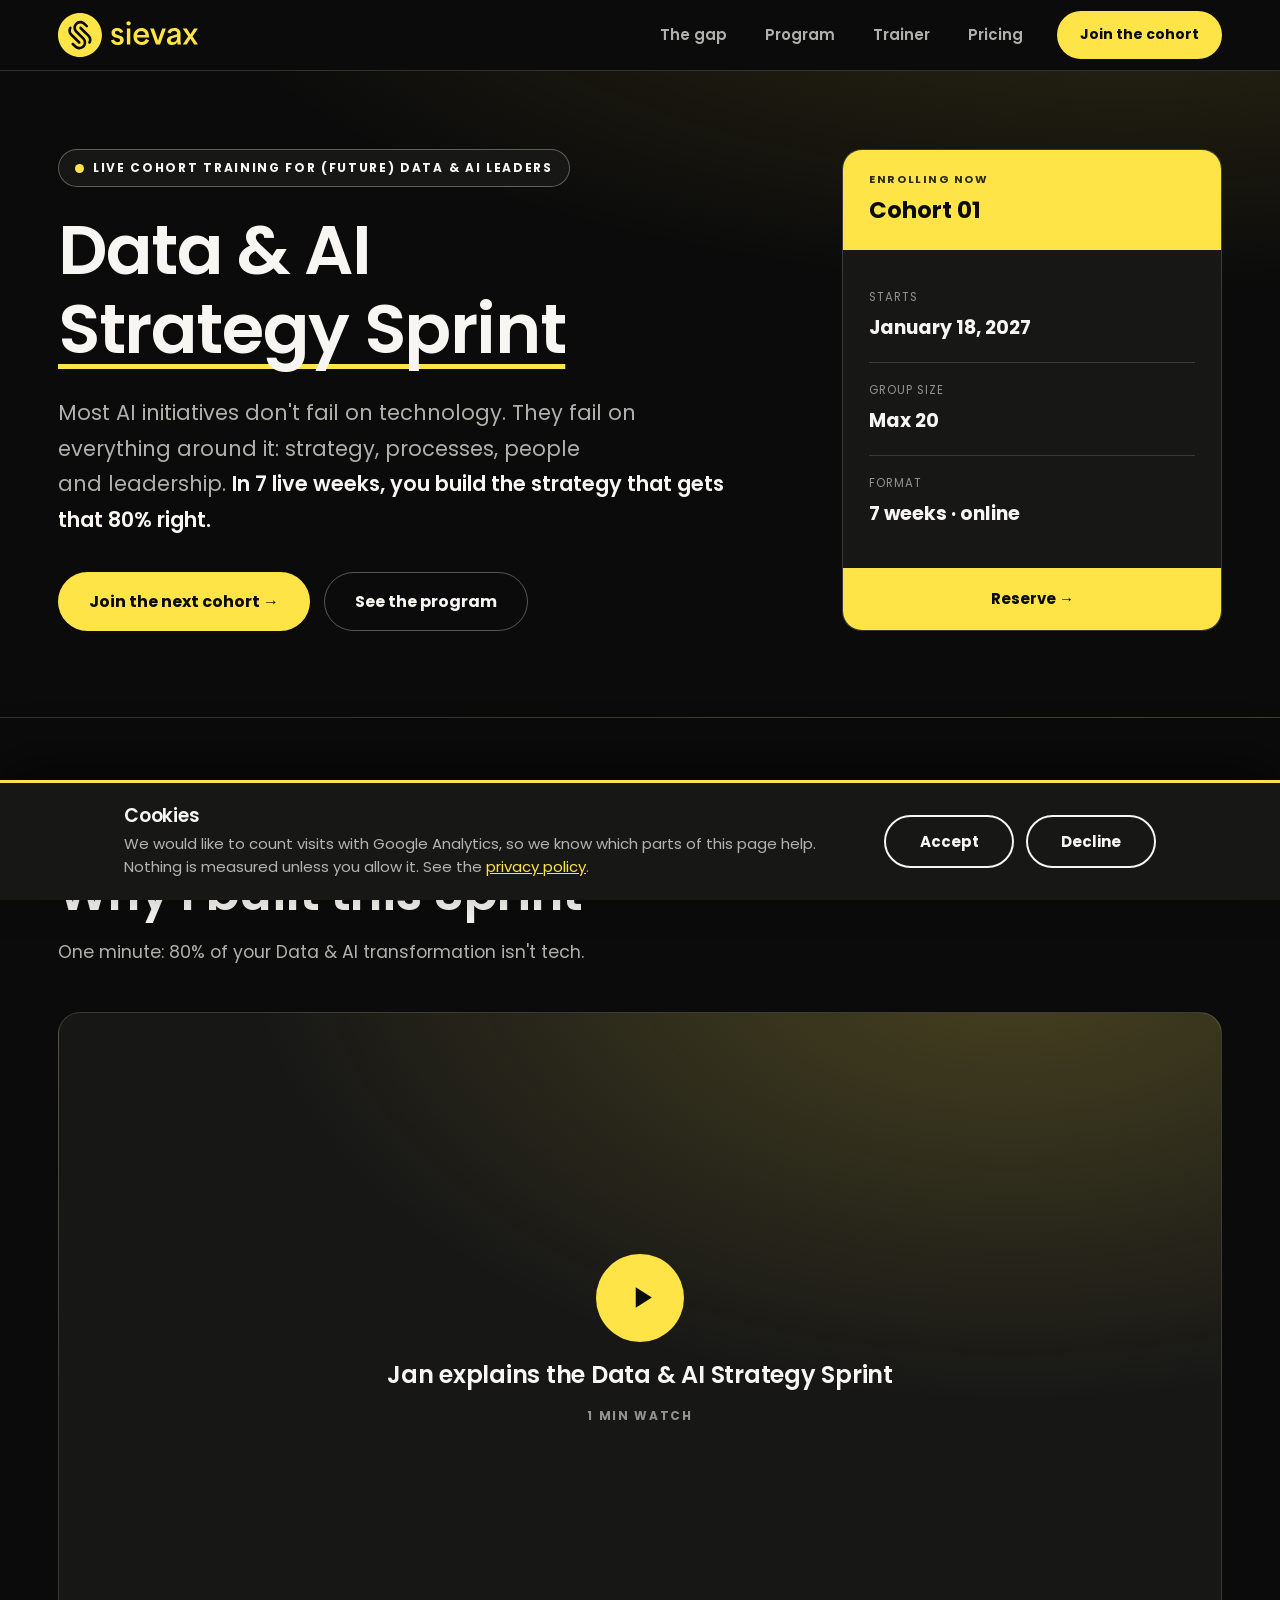
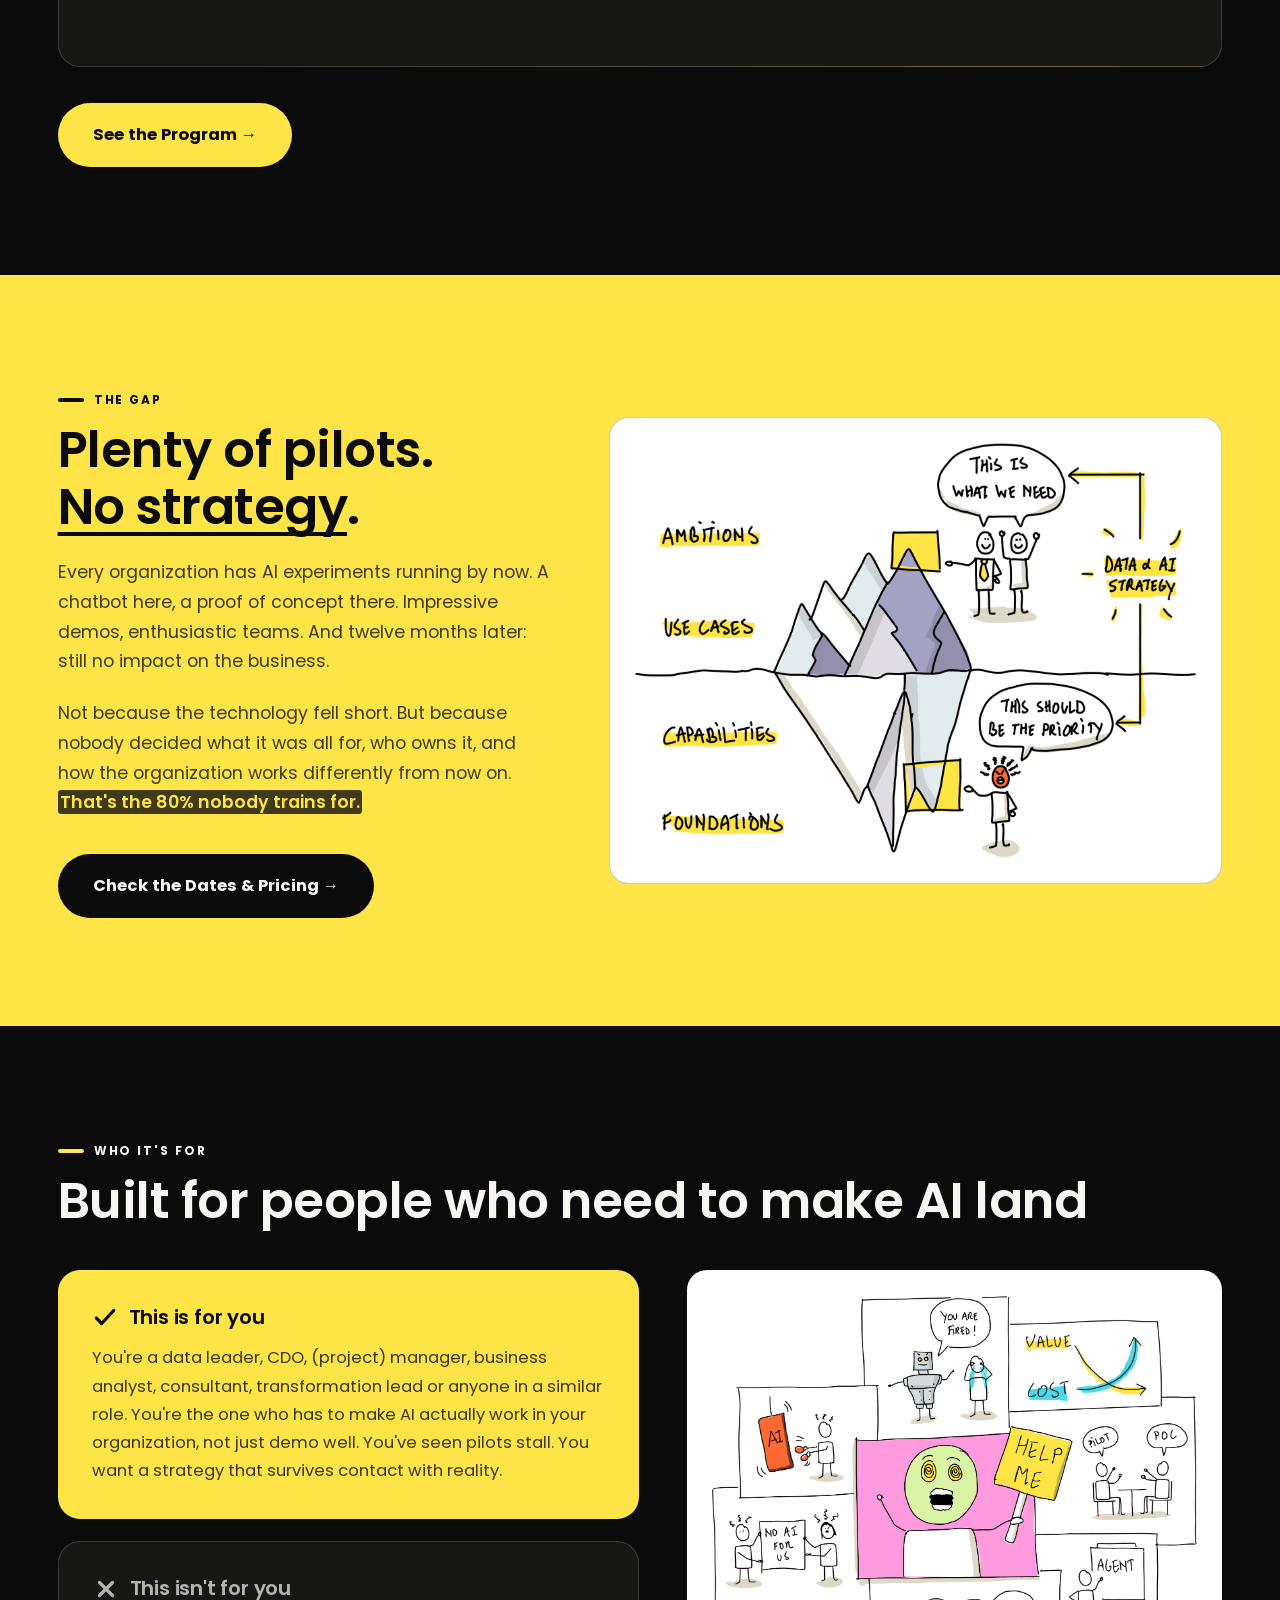
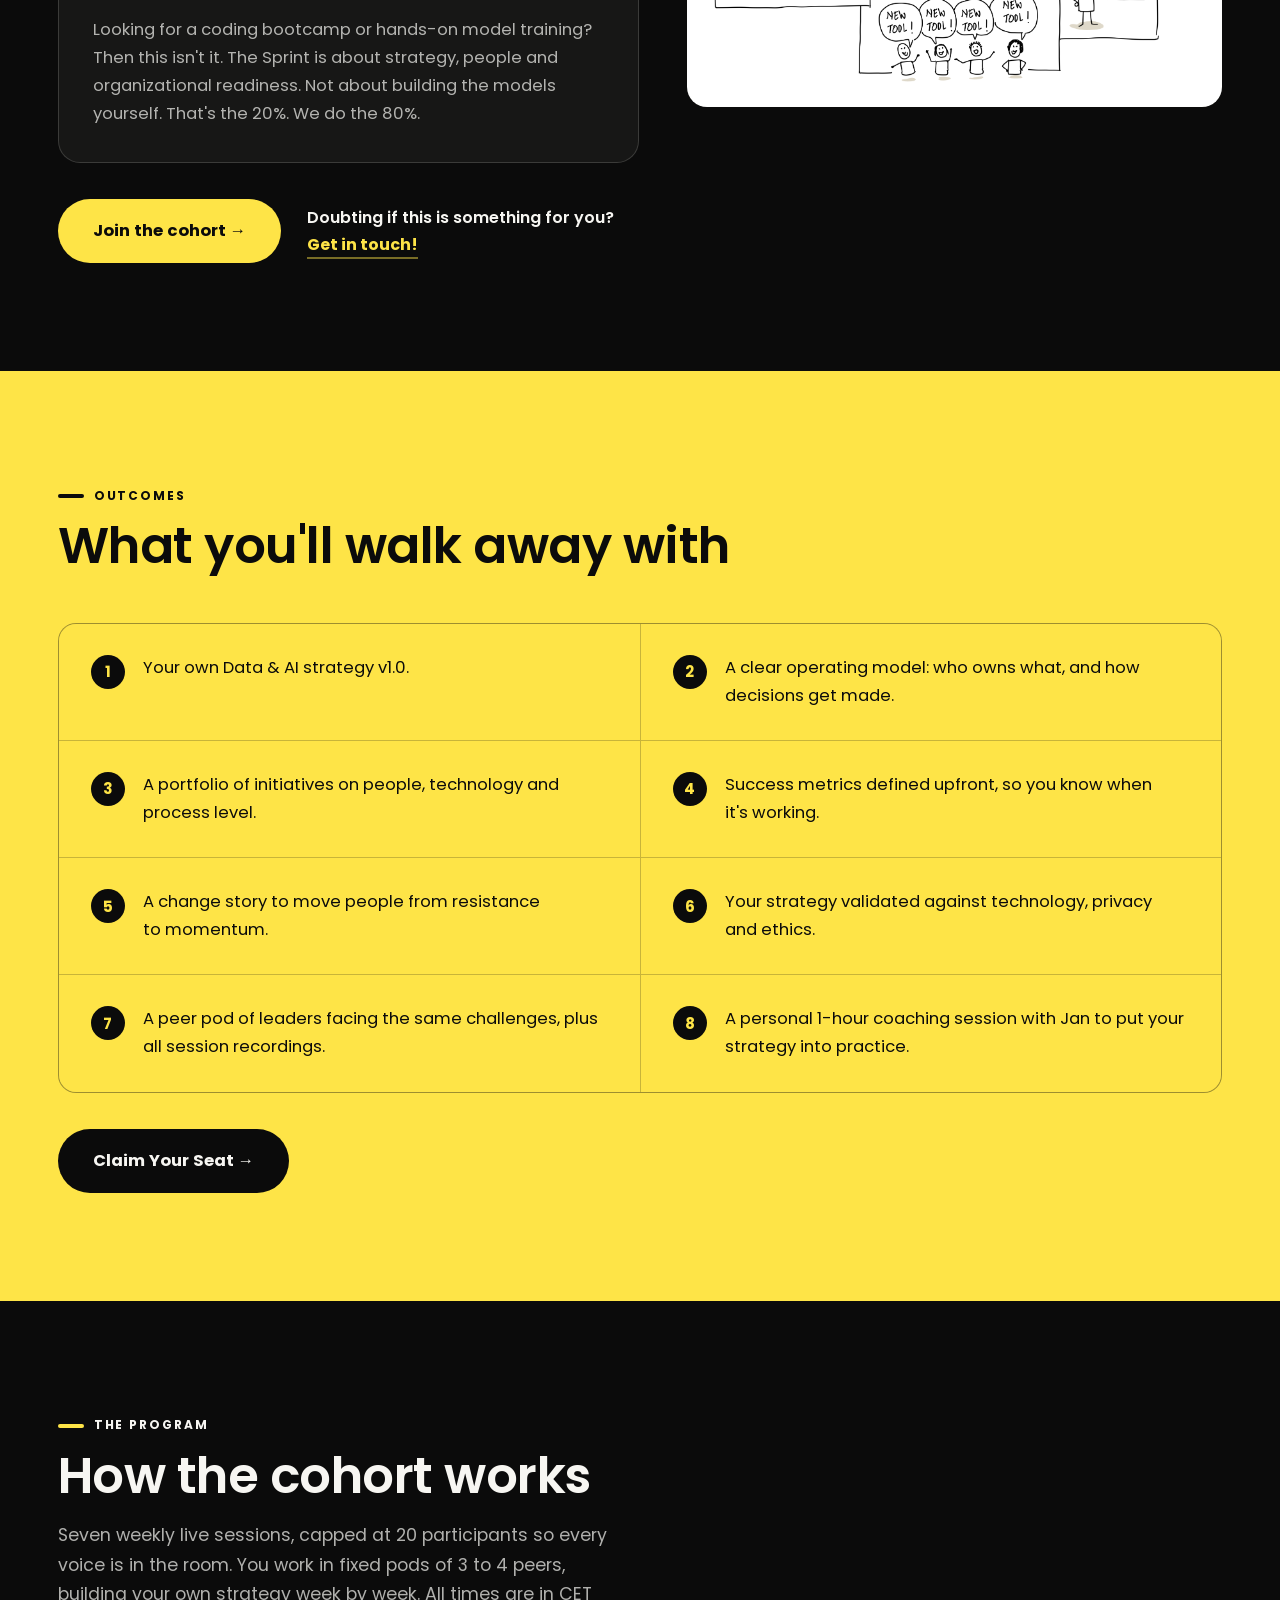
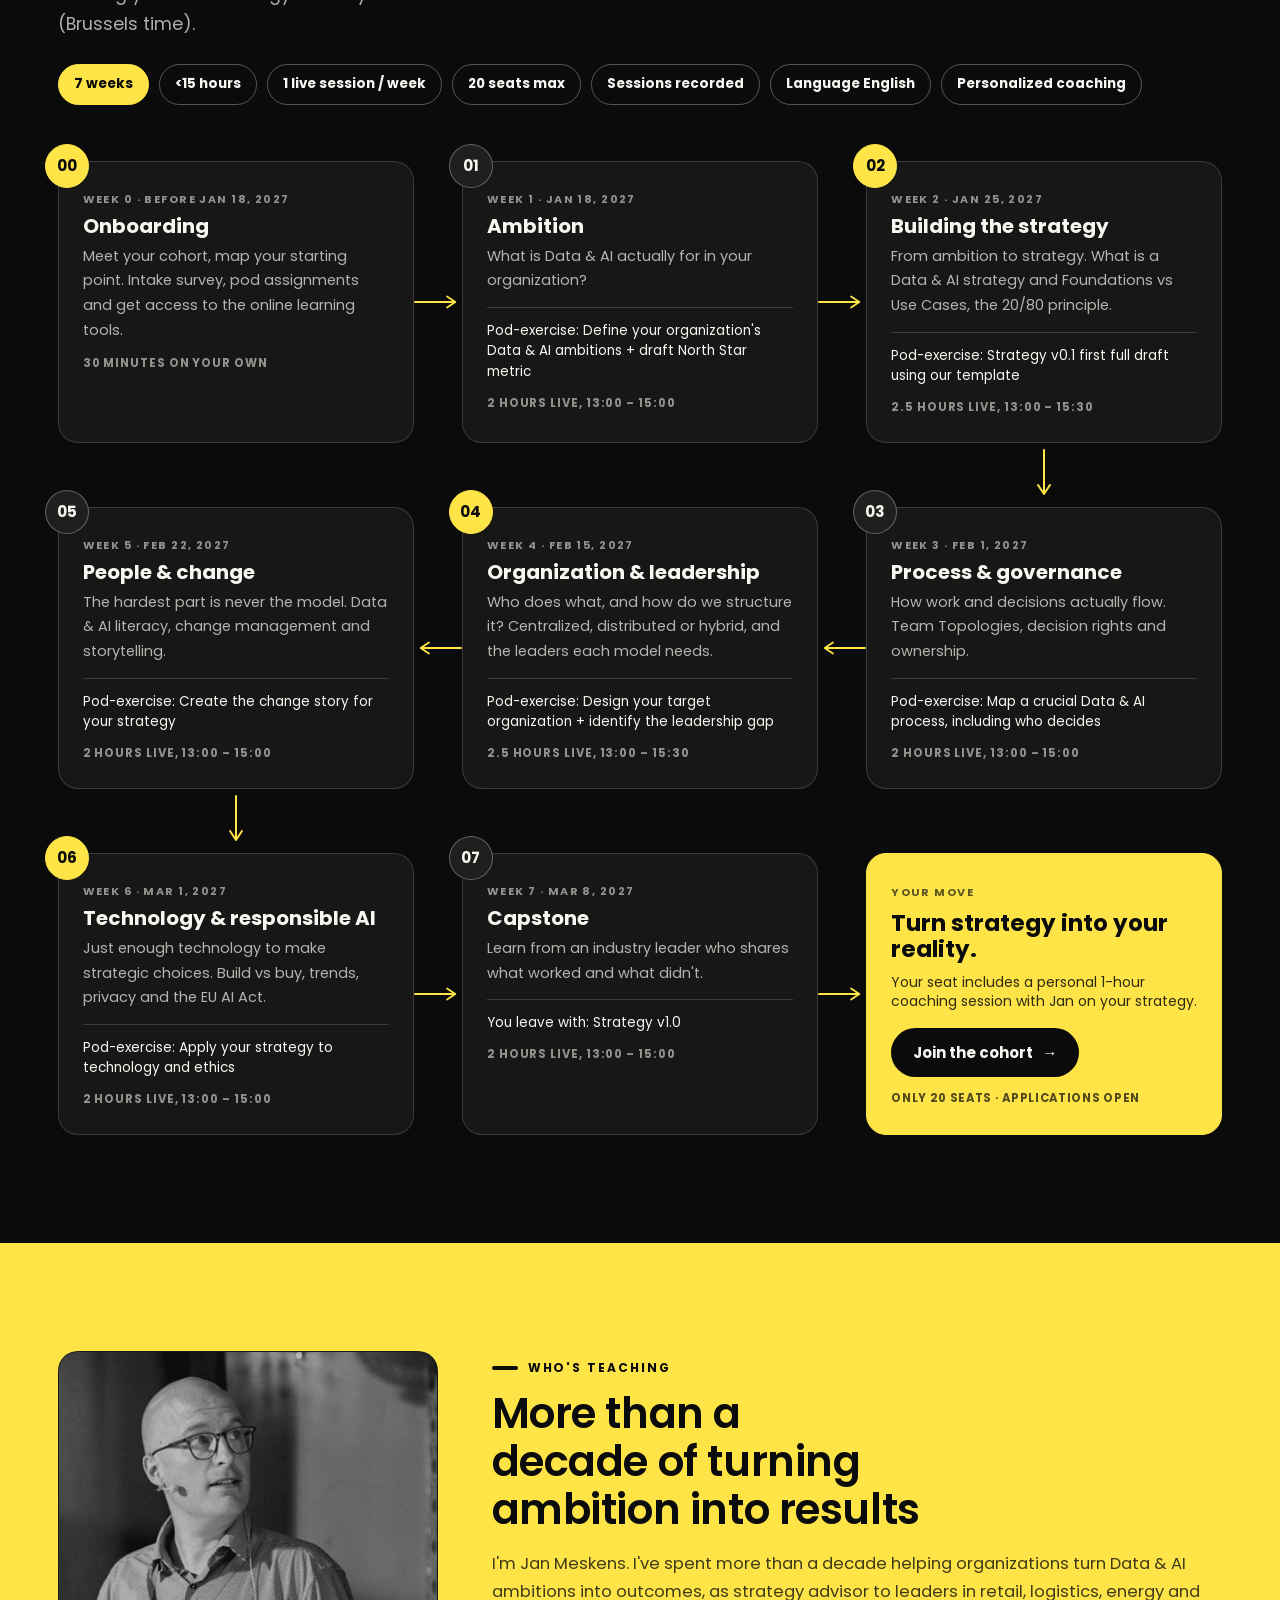
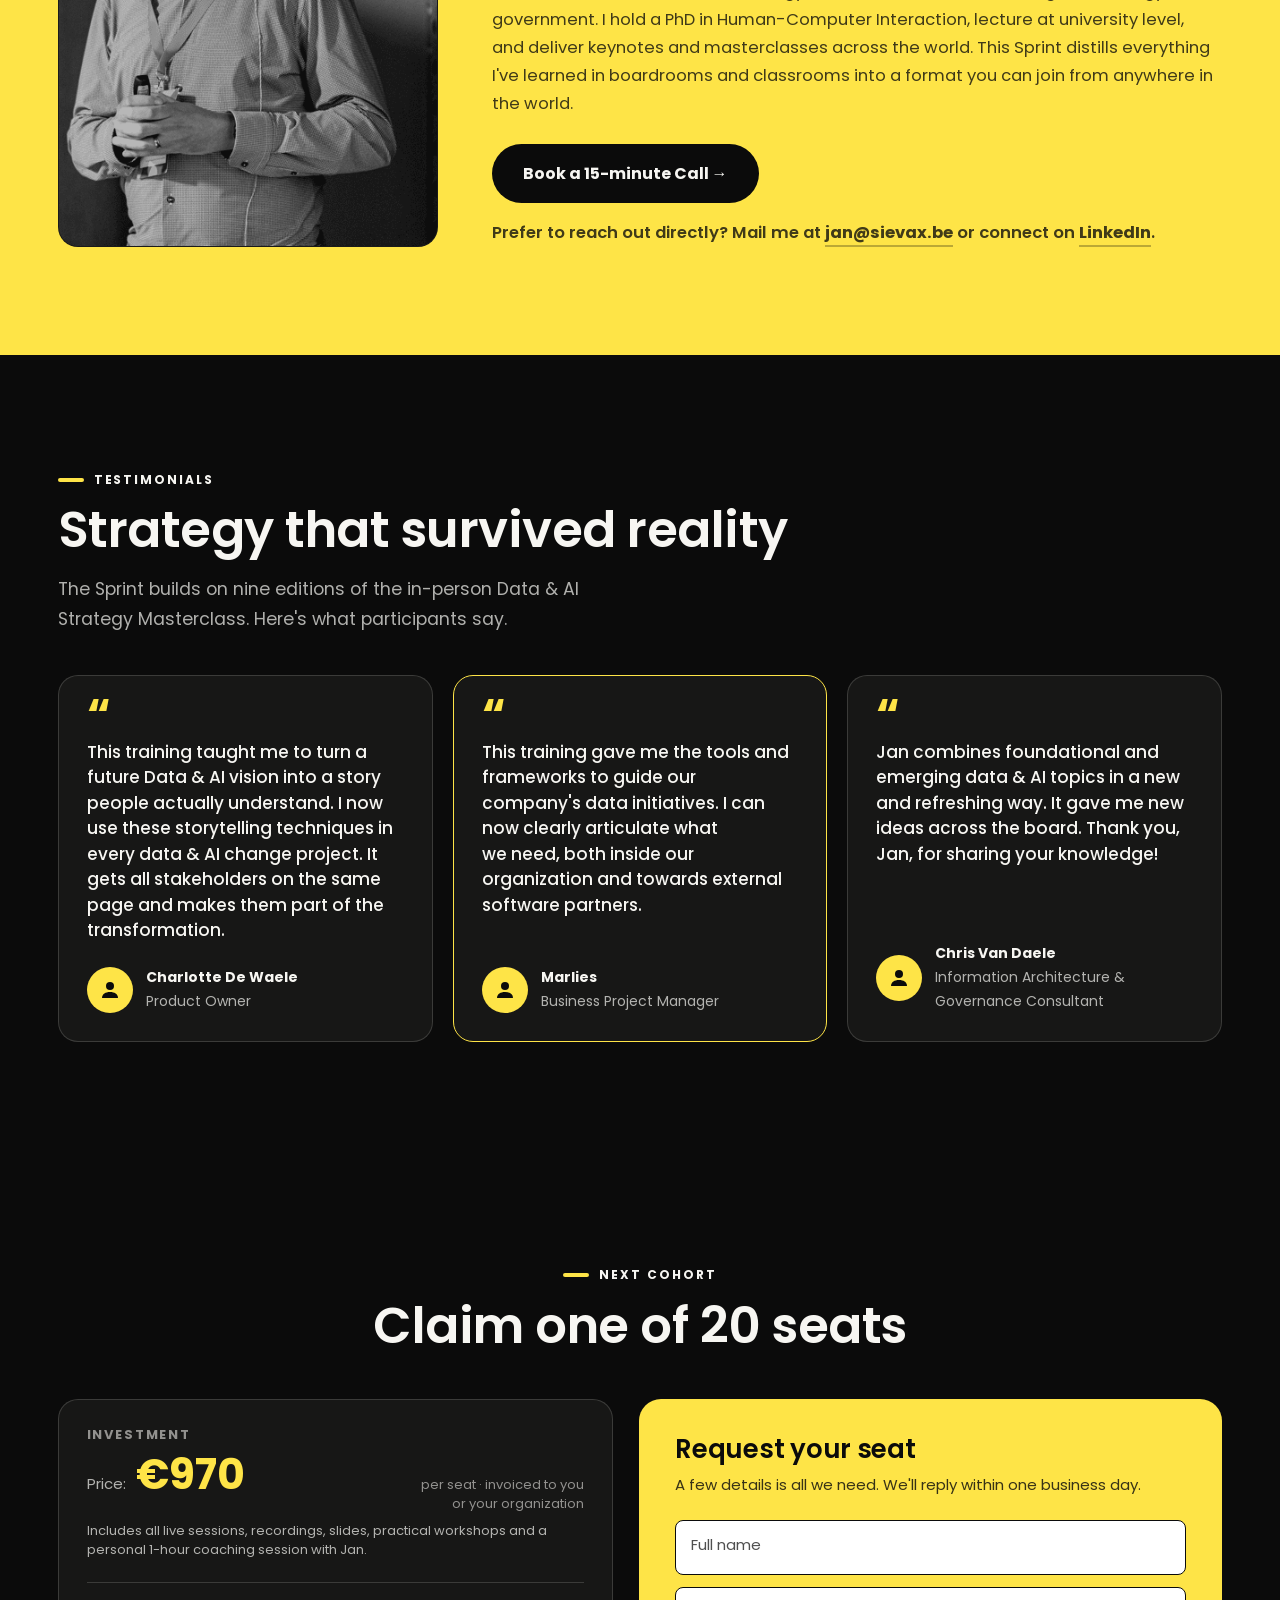
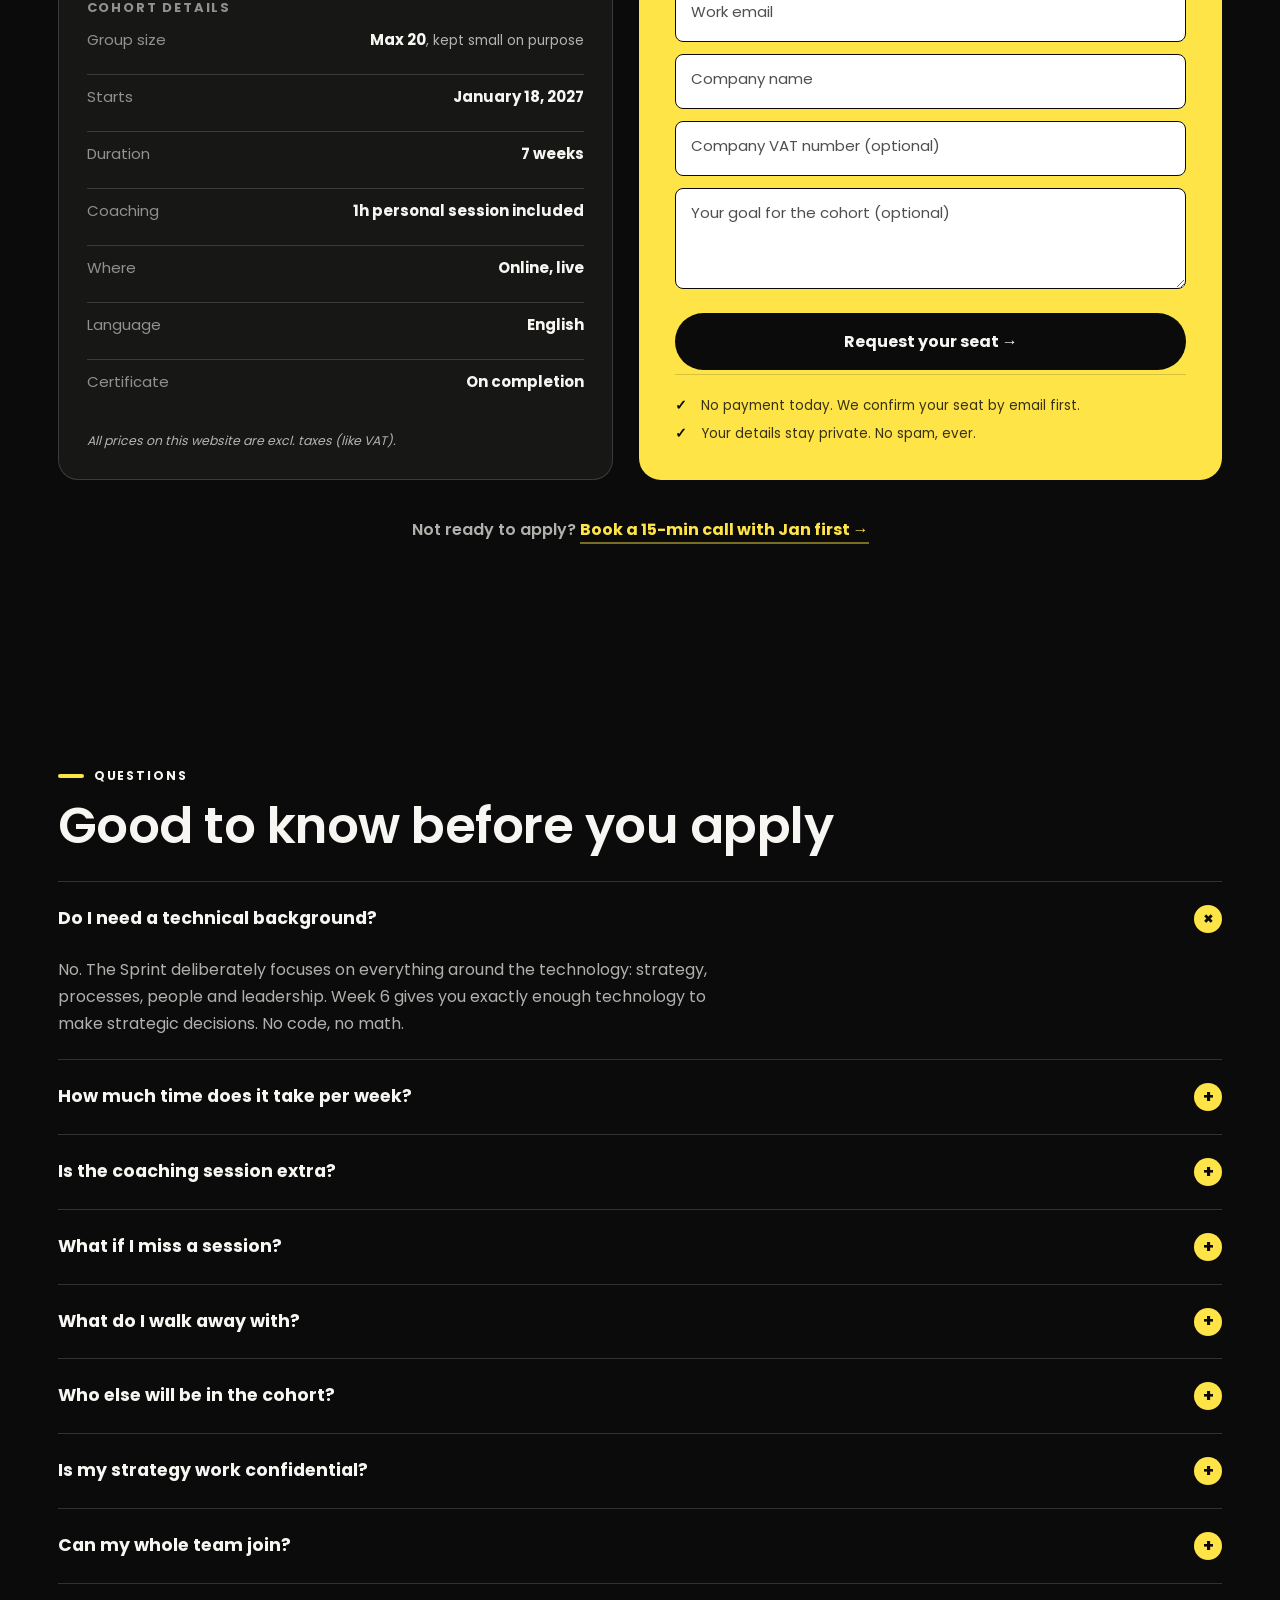
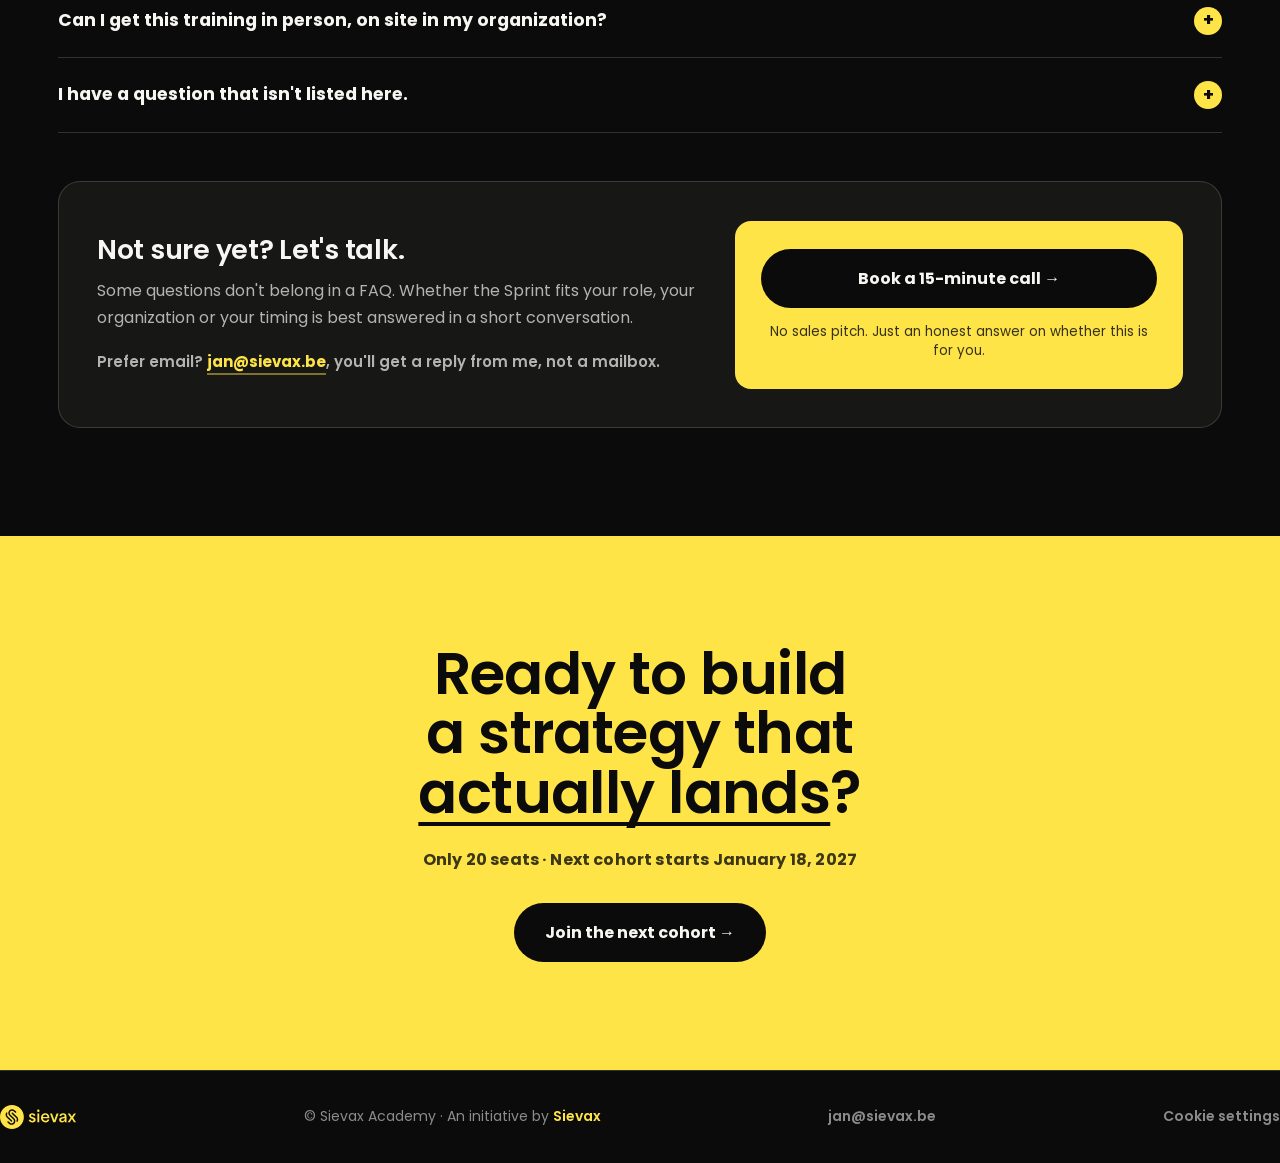
<file: www/index.html>
<!DOCTYPE html>
<html lang="en">
<head>
  <meta charset="UTF-8">
  <meta name="viewport" content="width=device-width, initial-scale=1.0">

  <title>Data &amp; AI Strategy Sprint: 7-week live cohort | Sievax Academy</title>
  <meta name="description" content="A live, seven-week cohort for the leaders who have to make Data &amp; AI actually land. Strategy, processes, people and leadership: the 80% that isn't technology. Online, worldwide, capped at 20 seats.">
  <link rel="canonical" href="https://sievax.academy/">

  <!-- Favicons -->
  <link rel="icon" type="image/svg+xml" href="assets/logos/SVG/beeldmerk geel.svg">
  <link rel="apple-touch-icon" href="assets/logos/logo-black.png">

  <!-- Dark page: colour the mobile browser chrome to match the board -->
  <meta name="theme-color" content="#0b0b0b">

  <!-- Social / Open Graph — og-sievax-academy.jpg is 1200×630; it carries the start date, so remake it for a new cohort -->
  <meta property="og:type" content="website">
  <meta property="og:site_name" content="Sievax Academy">
  <meta property="og:title" content="Data &amp; AI Strategy Sprint: build a strategy that actually lands">
  <meta property="og:description" content="A live, seven-week cohort for the leaders who have to make Data &amp; AI actually land. Online, worldwide, capped at 20 seats.">
  <meta property="og:url" content="https://sievax.academy/">
  <meta property="og:image" content="https://sievax.academy/assets/images/og-sievax-academy.jpg">
  <meta property="og:image:width" content="1200">
  <meta property="og:image:height" content="630">
  <meta property="og:image:alt" content="Data &amp; AI Strategy Sprint: 7 live weeks, max 20 seats, starts January 18, 2027. With Jan Meskens.">
  <meta name="twitter:card" content="summary_large_image">
  <meta name="twitter:title" content="Data &amp; AI Strategy Sprint: build a strategy that actually lands">
  <meta name="twitter:description" content="A live, seven-week cohort for the leaders who have to make Data &amp; AI actually land. Capped at 20 seats.">
  <meta name="twitter:image" content="https://sievax.academy/assets/images/og-sievax-academy.jpg">

  <!-- Type: Poppins, mirroring the live sievax.be site. Self-hosted rather than
       pulled from Google Fonts: one less render-blocking third-party request, and
       no visitor IP handed to Google before the cookie banner has said a word. -->
  <link rel="preload" href="assets/fonts/poppins-600.woff2" as="font" type="font/woff2" crossorigin>
  <link rel="preload" href="assets/fonts/poppins-400.woff2" as="font" type="font/woff2" crossorigin>

  <!-- Styles (flat theme) + shared behaviour -->
  <link rel="stylesheet" href="css/flat.css">
  <script src="js/analytics.js" defer></script>
  <script src="js/main.js" defer></script>

  <!--
    Structured data. Two things a search engine (or an LLM answering "where can I
    learn Data & AI strategy") cannot reliably read off the page: that this is a
    course with a provider, an instructor, a start date and a price, and that the
    FAQ block is a set of question/answer pairs.

    KEEP IN SYNC WITH THE PAGE. If the price, start date, duration or an FAQ
    answer changes in the markup below, change it here too — contradicting
    structured data is worse than none at all.
  -->
  <script type="application/ld+json">
  {
    "@context": "https://schema.org",
    "@graph": [
      {
        "@type": "Organization",
        "@id": "https://sievax.academy/#organization",
        "name": "Sievax Academy",
        "url": "https://sievax.academy/",
        "logo": "https://sievax.academy/assets/logos/PNG/logo - zwart.png",
        "parentOrganization": { "@type": "Organization", "name": "Sievax", "url": "https://sievax.be/" }
      },
      {
        "@type": "Person",
        "@id": "https://sievax.academy/#jan",
        "name": "Jan Meskens",
        "jobTitle": "Data & AI strategy advisor",
        "email": "jan@sievax.be",
        "sameAs": "https://www.linkedin.com/in/janmeskens/",
        "worksFor": { "@id": "https://sievax.academy/#organization" }
      },
      {
        "@type": "Course",
        "@id": "https://sievax.academy/#course",
        "name": "Data & AI Strategy Sprint",
        "url": "https://sievax.academy/",
        "description": "A live, seven-week cohort for the leaders who have to make Data & AI actually land. Most AI initiatives don't fail on technology. They fail on strategy, processes, people and leadership. In seven live weeks you build the strategy that gets that 80% right. Every participant also gets a personal 1-hour coaching session with Jan.",
        "inLanguage": "en",
        "provider": { "@id": "https://sievax.academy/#organization" },
        "educationalLevel": "Professional",
        "teaches": [
          "Data & AI strategy",
          "Operating model and data governance",
          "Success metrics for AI initiatives",
          "Change management for data transformation",
          "Responsible AI, privacy and ethics"
        ],
        "hasCourseInstance": {
          "@type": "CourseInstance",
          "name": "Cohort 01",
          "courseMode": "online",
          "courseWorkload": "PT2H30M",
          "startDate": "2027-01-18",
          "maximumAttendeeCapacity": 20,
          "instructor": { "@id": "https://sievax.academy/#jan" },
          "offers": {
            "@type": "Offer",
            "price": "970",
            "priceCurrency": "EUR",
            "category": "Paid",
            "availability": "https://schema.org/InStock",
            "url": "https://sievax.academy/#apply"
          }
        }
      },
      {
        "@type": "FAQPage",
        "@id": "https://sievax.academy/#faq",
        "mainEntity": [
          { "@type": "Question", "name": "Do I need a technical background?", "acceptedAnswer": { "@type": "Answer", "text": "No. The Sprint deliberately focuses on everything around the technology: strategy, processes, people and leadership. Week 6 gives you exactly enough technology to make strategic decisions. No code, no math." } },
          { "@type": "Question", "name": "How much time does it take per week?", "acceptedAnswer": { "@type": "Answer", "text": "2 hours live (2.5 hours in weeks 2 and 7). No mandatory homework. If you want to sharpen your strategy document between sessions, count on an extra hour. Your choice." } },
          { "@type": "Question", "name": "Is the coaching session extra?", "acceptedAnswer": { "@type": "Answer", "text": "No. One personal hour with Jan after week 7 is included for every participant. Optional, one on one, focused on your strategy." } },
          { "@type": "Question", "name": "What if I miss a session?", "acceptedAnswer": { "@type": "Answer", "text": "Every session is recorded, so you can catch up whenever it suits you. But the exercises, feedback and peer discussions are the heart of the programme, so plan to attend live whenever you can." } },
          { "@type": "Question", "name": "What do I walk away with?", "acceptedAnswer": { "@type": "Answer", "text": "Your own Data & AI strategy, version 1.0. Built week by week, stress-tested against technology and ethics, and ready to put on the table in your organization. Plus a certificate, awarded when you submit your strategy." } },
          { "@type": "Question", "name": "Who else will be in the cohort?", "acceptedAnswer": { "@type": "Answer", "text": "Data leaders, CDOs, managers, consultants and transformation leads from different organizations and sectors. You'll work all 7 weeks in a fixed pod of 3 to 4 peers. Small enough to know each other, diverse enough to learn from each other." } },
          { "@type": "Question", "name": "Is my strategy work confidential?", "acceptedAnswer": { "@type": "Answer", "text": "Yes. What you share in your pod stays in your pod. You decide how much organizational detail you bring in; the exercises work at whatever level of openness you're comfortable with." } },
          { "@type": "Question", "name": "Can my whole team join?", "acceptedAnswer": { "@type": "Answer", "text": "Absolutely, and it's worth considering: a shared strategy language is half the battle. For 2 or more participants from one organization, get in touch for group pricing." } },
          { "@type": "Question", "name": "Can I get this training in person, on site in my organization?", "acceptedAnswer": { "@type": "Answer", "text": "Yes. We deliver this programme on site for teams, anywhere in the world, tailored to your organization's context. Get in touch to discuss the possibilities." } }
        ]
      }
    ]
  }
  </script>
</head>

<body>

<a class="skip-link" href="#main">Skip to content</a>

<!-- ========================= NAVIGATION ========================= -->
<nav>
  <div class="wrap nav-inner">
    <a href="#top" aria-label="Sievax Academy home">
      <!-- Yellow lockup: the black-glyph version disappears on the dark board -->
      <img class="logo" src="assets/logos/SVG/logo - geel.svg" alt="Sievax Academy">
    </a>

    <button class="nav-toggle" id="navToggle" aria-expanded="false" aria-controls="navmenu" aria-label="Open menu">
      <span></span><span></span><span></span>
    </button>

    <div class="nav-links" id="navmenu">
      <a href="#gap">The gap</a>
      <a href="#program">Program</a>
      <a href="#trainer">Trainer</a>
      <a href="#apply">Pricing</a>
      <a class="nav-cta" href="#apply">Join the cohort</a>
    </div>
  </div>
</nav>

<main id="main" tabindex="-1">

  <!-- ========================= HERO ========================= -->
  <header class="hero" id="top">
    <div class="wrap hero-inner">
      <div class="hero-copy">
      <span class="kbadge rise d1"><span class="pin"></span>Live cohort training for (future) data &amp; AI&nbsp;leaders</span>
      <h1 class="rise d2">Data & AI<br><span class="uline">Strategy Sprint</span></h1>
      <p class="sub rise d3">Most AI initiatives don't fail on technology. They fail on everything around it: strategy, processes, people and&nbsp;leadership. <b>In 7 live weeks, you build the strategy that gets that 80% right.</b></p>

      <div class="hero-actions rise d4">
        <a class="btn btn-yellow" href="#apply">Join the next cohort &rarr;</a>
        <a class="btn btn-ghost" href="#program">See the program</a>
      </div>
      </div>

      <!-- Enrolment card — the hero's right column, full height of the copy -->
      <aside class="enroll rise d5" aria-label="Cohort enrolment details">
        <div class="stub"><div class="k">Enrolling now</div><div class="v">Cohort 01</div></div>
        <div class="enroll-facts">
          <div><div class="lab">Starts</div><div class="val"><!-- cohort start date -->January&nbsp;18,&nbsp;2027</div></div>
          <div><div class="lab">Group size</div><div class="val">Max 20</div></div>
          <div><div class="lab">Format</div><div class="val">7 weeks &middot; online</div></div>
        </div>
        <a class="enroll-go" href="#apply">Reserve &rarr;</a>
      </aside>
    </div>
  </header>

  <!-- ========================= VIDEO ========================= -->
  <section class="video" id="video">
    <div class="wrap">
      <div class="sec-head">
        <span class="eyebrow">Watch</span>
        <h2>Why I built this Sprint</h2>
        <p class="sec-lead">One minute: 80% of your Data &amp; AI transformation isn't&nbsp;tech.</p>
      </div>

      <!--
        Click-to-load YouTube facade — nothing loads from YouTube until "play" is
        pressed (faster page, no third-party tracking on arrival). js/main.js swaps
        this poster for the embed on click.
        data-video-id = the v= value of the YouTube watch URL.
      -->
      <div class="vid-frame" id="videoEmbed" data-video-id="HRG52LZxAeA">
        <!-- The accessible name must contain the visible label, or voice-control
             users can't say what they see (WCAG 2.5.3 label-in-name). -->
        <button class="vid-play" type="button" aria-label="Play: Jan explains the Data &amp; AI Strategy Sprint, 1 min watch">
          <span class="vid-disc"><svg viewBox="0 0 24 24" aria-hidden="true"><path d="M8 5v14l11-7z" fill="currentColor"/></svg></span>
          <span class="vid-label">Jan explains the Data &amp; AI Strategy Sprint</span>
          <span class="vid-time">1 min watch</span>
        </button>
      </div>

      <a class="btn btn-yellow mid-cta" href="#program">See the Program &rarr;</a>
    </div>
  </section>

  <!-- ========================= THE GAP ========================= -->
  <section class="gap on-yellow" id="gap">
    <div class="wrap">
      <div class="gap-grid">
        <div>
          <span class="eyebrow">The gap</span>
          <h2>Plenty of pilots. <span class="uline">No strategy</span>.</h2>
          <p>Every organization has AI experiments running by now. A chatbot here, a proof of concept there. Impressive demos, enthusiastic teams. And twelve months later: still no impact on the business.</p>
          <p>Not because the technology fell short. But because nobody decided what it was all for, who owns it, and how the organization works differently from now on.  <span class="gap-accent">That's the 80% nobody trains for.</span></p>
          <a class="btn btn-yellow mid-cta" href="#apply">Check the Dates &amp; Pricing &rarr;</a>
        </div>
        <div class="gap-img">
          <img src="assets/images/PRIO2.png" alt="Hand-drawn Sievax sketch: a Data &amp; AI strategy drawn as an iceberg. Above the waterline sit ambitions and use cases, which two people point to saying &ldquo;this is what we need&rdquo;; below it sit the capabilities and foundations, where a frustrated colleague says &ldquo;this should be the priority&rdquo;">
        </div>
      </div>
    </div>
  </section>

  <!-- ========================= AUDIENCE ========================= -->
  <section id="audience">
    <div class="wrap">
      <div class="sec-head"><span class="eyebrow">Who it's for</span><h2>Built for people who need to make AI land</h2></div>
      <div class="aud-layout">
        <div class="aud-cards">
          <div class="aud-card aud-yes">
            <h3>
              <svg class="tick" viewBox="0 0 24 24" fill="none" aria-hidden="true"><path d="M4 13l5 5L20 6" stroke="currentColor" stroke-width="3" stroke-linecap="round" stroke-linejoin="round"/></svg>
              This is for you
            </h3>
            <p>You're a data leader, CDO, (project) manager, business analyst, consultant, transformation lead or anyone in a similar role. You're the one who has to make AI actually work in your organization, not just demo well. You've seen pilots stall. You want a strategy that survives contact with reality.</p>
          </div>
          <div class="aud-card aud-no">
            <h3>
              <svg class="tick" viewBox="0 0 24 24" fill="none" aria-hidden="true"><path d="M6 6l12 12M18 6L6 18" stroke="currentColor" stroke-width="3" stroke-linecap="round"/></svg>
              This isn't for you
            </h3>
            <p>Looking for a coding bootcamp or hands-on model training? Then this isn't it. The Sprint is about strategy, people and organizational readiness. Not about building the models yourself. That's the 20%. We do the 80%.</p>
          </div>
          <div class="aud-foot">
            <a class="btn btn-yellow mid-cta" href="#apply">Join the cohort &rarr;</a>
            <p class="aud-alt alt-line">Doubting if this is something for you? <a href="mailto:jan@sievax.be">Get in touch!</a></p>
          </div>
        </div>
        <figure class="aud-fig">
          <div class="gap-img">
            <img src="assets/images/PRIO1.png" alt="Hand-drawn Sievax collage of AI overwhelm: overlapping sketch panels showing a presenter with spiralling eyes holding a &ldquo;help me&rdquo; sign, teams shouting &ldquo;new tool!&rdquo;, colleagues insisting &ldquo;no AI for us&rdquo;, scattered talk of pilots, POCs and agents, and a chart where cost overtakes value">
          </div>
        </figure>
      </div>
    </div>
  </section>

  <!-- ========================= OUTCOMES ========================= -->
  <section class="outcomes on-yellow">
    <div class="wrap">
      <div class="sec-head"><span class="eyebrow">Outcomes</span><h2>What you'll walk away with</h2></div>

      <div class="out-list">
        <div class="out-item"><span class="num">1</span><p>Your own Data &amp; AI strategy v1.0.</p></div>
        <div class="out-item"><span class="num">2</span><p>A clear operating model: who owns what, and how decisions get made.</p></div>
        <div class="out-item"><span class="num">3</span><p>A portfolio of initiatives on people, technology and process level.</p></div>
        <div class="out-item"><span class="num">4</span><p>Success metrics defined upfront, so you know when it's working.</p></div>
        <div class="out-item"><span class="num">5</span><p>A change story to move people from resistance to momentum.</p></div>
        <div class="out-item"><span class="num">6</span><p>Your strategy validated against technology, privacy and ethics.</p></div>
        <div class="out-item"><span class="num">7</span><p>A peer pod of leaders facing the same challenges, plus all session recordings.</p></div>
        <div class="out-item"><span class="num">8</span><p>A personal 1-hour coaching session with Jan to put your strategy into practice.</p></div>
      </div>

      <a class="btn btn-yellow mid-cta" href="#apply">Claim Your Seat &rarr;</a>
    </div>
  </section>

  <!-- ========================= PROGRAM ========================= -->
  <section id="program">
    <div class="wrap">
      <div class="prog-top">
        <div class="sec-head">
          <span class="eyebrow">The program</span>
          <h2>How the cohort works</h2>
          <p class="sec-lead">Seven weekly live sessions, capped at 20 participants so every voice is in the room. You work in fixed pods of 3 to 4 peers, building your own strategy week by week. All times are in CET (Brussels time).</p>
        </div>
        <div class="pills">
          <span class="pill solid">7 weeks</span>
          <span class="pill">&lt;15 hours</span>
          <span class="pill">1 live session / week</span>
          <span class="pill">20 seats max</span>
          <span class="pill">Sessions recorded</span>
          <span class="pill">Language English</span>
          <span class="pill">Personalized coaching</span>
        </div>
      </div>

      <!-- Roadmap: sticker cards snaking left→right, then back right→left -->
      <!-- Snake continues onto a third row: 8 stops now, so row 1 reads L→R,
           row 2 right→left, row 3 L→R again. -->
      <div class="roadmap">
        <div class="stop r"><span class="no">00</span><div class="wk">Week 0 &middot; Before Jan 18, 2027</div><div class="t">Onboarding</div><div class="d">Meet your cohort, map your starting point. Intake survey, pod assignments and get access to the online learning tools.</div><div class="dur">30 minutes on your own</div></div>
        <div class="stop r"><span class="no">01</span><div class="wk">Week 1 &middot; Jan 18, 2027</div><div class="t">Ambition</div><div class="d">What is Data &amp; AI actually for in your organization?</div><div class="pod">Pod-exercise: Define your organization's Data &amp; AI ambitions + draft North Star metric</div><div class="dur">2 hours live, 13:00 &ndash; 15:00</div></div>
        <div class="stop dn"><span class="no">02</span><div class="wk">Week 2 &middot; Jan 25, 2027</div><div class="t">Building the strategy</div><div class="d">From ambition to strategy. What is a Data &amp; AI strategy and Foundations vs Use Cases, the 20/80 principle.</div><div class="pod">Pod-exercise: Strategy v0.1 first full draft using our template</div><div class="dur">2.5 hours live, 13:00 &ndash; 15:30</div></div>
        <div class="stop l"><span class="no">03</span><div class="wk">Week 3 &middot; Feb 1, 2027</div><div class="t">Process &amp; governance</div><div class="d">How work and decisions actually flow. Team Topologies, decision rights and ownership.</div><div class="pod">Pod-exercise: Map a crucial Data &amp; AI process, including who decides</div><div class="dur">2 hours live, 13:00 &ndash; 15:00</div></div>
        <div class="stop l"><span class="no">04</span><div class="wk">Week 4 &middot; Feb 15, 2027</div><div class="t">Organization &amp; leadership</div><div class="d">Who does what, and how do we structure it? Centralized, distributed or hybrid, and the leaders each model needs.</div><div class="pod">Pod-exercise: Design your target organization + identify the leadership gap</div><div class="dur">2.5 hours live, 13:00 &ndash; 15:30</div></div>
        <div class="stop dn"><span class="no">05</span><div class="wk">Week 5 &middot; Feb 22, 2027</div><div class="t">People &amp; change</div><div class="d">The hardest part is never the model. Data &amp; AI literacy, change management and storytelling.</div><div class="pod">Pod-exercise: Create the change story for your strategy</div><div class="dur">2 hours live, 13:00 &ndash; 15:00</div></div>
        <div class="stop r"><span class="no">06</span><div class="wk">Week 6 &middot; Mar 1, 2027</div><div class="t">Technology &amp; responsible AI</div><div class="d">Just enough technology to make strategic choices. Build vs buy, trends, privacy and the EU AI Act.</div><div class="pod">Pod-exercise: Apply your strategy to technology and ethics</div><div class="dur">2 hours live, 13:00 &ndash; 15:00</div></div>
        <div class="stop r"><span class="no">07</span><div class="wk">Week 7 &middot; Mar 8, 2027</div><div class="t">Capstone</div><div class="d">Learn from an industry leader who shares what worked and what didn't.</div><div class="pod">You leave with: Strategy v1.0</div><div class="dur">2 hours live, 13:00 &ndash; 15:00</div></div>
        <a class="stop cta" href="#apply" aria-label="Join the cohort, apply now"><div class="cta-k">Your move</div><div class="cta-t">Turn strategy into your reality.</div><div class="cta-coach">Your seat includes a personal 1-hour coaching session with Jan on your strategy.</div><div class="cta-btn">Join the cohort <span aria-hidden="true">&rarr;</span></div><div class="cta-seats">Only 20 seats &middot; Applications open</div></a>
      </div>
    </div>
  </section>

  <!-- ========================= TRAINER ========================= -->
  <section class="trainer on-yellow" id="trainer">
    <div class="wrap tr-grid">
      <div class="tr-photo">
        <!-- PHOTO SLOT — Jan's portrait (grayscale, upper-center face).
             To swap, replace assets/images/jan-gs.png with another image.
             If the file is missing, the "JM" initials show as a fallback. -->
        <img src="assets/images/jan-gs.png" alt="Jan Meskens" onerror="this.remove()">
        <span class="tr-initials" aria-hidden="true">JM</span>
      </div>
      <div class="tr-copy">
        <span class="eyebrow">Who's teaching</span>
        <h2>More than a decade of turning ambition into results</h2>
        <p>I'm Jan Meskens. I've spent more than a decade helping organizations turn Data &amp; AI ambitions into outcomes, as strategy advisor to leaders in retail, logistics, energy and government. I hold a PhD in Human-Computer Interaction, lecture at university level, and deliver keynotes and masterclasses across the world. This Sprint distills everything I've learned in boardrooms and classrooms into a format you can join from anywhere in the world.</p>
        <!-- data-calendly makes js/main.js open this in a Calendly popup instead of
             a new tab. Without JS it stays an ordinary link and still works. -->
        <a class="btn btn-yellow" href="https://calendly.com/jan-sievax/data-ai-strategy-sprint-intake" target="_blank" rel="noopener" data-calendly style="margin-top:26px">Book a 15-minute Call &rarr;</a>
        <p class="tr-alt alt-line">Prefer to reach out directly? Mail me at <a href="mailto:jan@sievax.be">jan@sievax.be</a> or connect on <a href="https://www.linkedin.com/in/janmeskens/" target="_blank" rel="noopener">LinkedIn</a>.</p>
      </div>
    </div>
  </section>


  <!-- ========================= TESTIMONIALS ========================= -->
  <section>
    <div class="wrap">
      <div class="sec-head"><span class="eyebrow">Testimonials</span><h2>Strategy that survived reality</h2><p class="sec-lead">The Sprint builds on nine editions of the in-person Data &amp; AI Strategy Masterclass. Here's what participants say.</p></div>
      <div class="tst-grid">
        <div class="tst"><div class="q">&ldquo;</div><p>This training taught me to turn a future Data &amp; AI vision into a story people actually understand. I now use these storytelling techniques in every data &amp; AI change project. It gets all stakeholders on the same page and makes them part of the transformation.</p><div class="who"><span class="avatar"><!-- swap for <img src="assets/images/testimonial-1.jpg" alt="Charlotte De Waele"> --><svg viewBox="0 0 24 24" fill="none" aria-hidden="true"><circle cx="12" cy="8" r="4" fill="currentColor"/><path d="M4 20c0-4 3.6-6 8-6s8 2 8 6" fill="currentColor"/></svg></span><div><div class="n">Charlotte De Waele</div><div class="r">Product Owner</div></div></div></div>
        <div class="tst"><div class="q">&ldquo;</div><p>This training gave me the tools and frameworks to guide our company's data initiatives. I can now clearly articulate what we need, both inside our organization and towards external software partners.</p><div class="who"><span class="avatar"><!-- swap for <img src="assets/images/testimonial-2.jpg" alt="Marlies"> --><svg viewBox="0 0 24 24" fill="none" aria-hidden="true"><circle cx="12" cy="8" r="4" fill="currentColor"/><path d="M4 20c0-4 3.6-6 8-6s8 2 8 6" fill="currentColor"/></svg></span><div><div class="n">Marlies</div><div class="r">Business Project Manager</div></div></div></div>
        <div class="tst"><div class="q">&ldquo;</div><p>Jan combines foundational and emerging data &amp; AI topics in a new and refreshing way. It gave me new ideas across the board. Thank you, Jan, for sharing your knowledge!</p><div class="who"><span class="avatar"><!-- swap for <img src="assets/images/testimonial-3.jpg" alt="Chris Van Daele"> --><svg viewBox="0 0 24 24" fill="none" aria-hidden="true"><circle cx="12" cy="8" r="4" fill="currentColor"/><path d="M4 20c0-4 3.6-6 8-6s8 2 8 6" fill="currentColor"/></svg></span><div><div class="n">Chris Van Daele</div><div class="r">Information Architecture &amp; Governance Consultant</div></div></div></div>
      </div>
    </div>
  </section>

  <!-- ========================= CONVERSION ========================= -->
  <section class="convert" id="apply">
    <div class="wrap">
      <div class="convert-head">
        <span class="eyebrow">Next cohort</span>
        <h2>Claim one of 20 seats</h2>
      </div>

      <div class="convert-grid">
        <!-- Left column: one card, price then cohort logistics -->
        <div class="convert-col">
          <div class="info-card">
            <h3>Investment</h3>
            <div class="price-row">
              <p class="price-line">
                <span class="pk">Price:</span>
                <span class="pnow">&euro;970</span>
              </p>
              <p class="note">per seat &middot; invoiced to you or your organization</p>
            </div>
            <p class="includes">Includes all live sessions, recordings, slides, practical workshops and a personal 1-hour coaching session with Jan.</p>

            <h3 class="ic-sub">Cohort details</h3>
            <ul class="facts">
              <li><span class="fk">Group size</span><span class="fv">Max 20<em>, kept small on purpose</em></span></li>
              <li><span class="fk">Starts</span><span class="fv"><!-- cohort start date -->January&nbsp;18,&nbsp;2027</span></li>
              <li><span class="fk">Duration</span><span class="fv">7 weeks</span></li>
              <li><span class="fk">Coaching</span><span class="fv">1h personal session included</span></li>
              <li><span class="fk">Where</span><span class="fv">Online, live</span></li>
              <li><span class="fk">Language</span><span class="fv">English</span></li>
              <li><span class="fk">Certificate</span><span class="fv">On completion</span></li>
            </ul>
            <p class="legal">All prices on this website are excl. taxes (like VAT).</p>
          </div>
        </div>

        <!-- Right column: lead form -->
        <div class="form-card">
          <h3>Request your seat</h3>
          <p class="fl">A few details is all we need. We'll reply within one business day.</p>

          <!--
            LEAD FORM → emails jan@sievax.be via Brevo (briefing 3.1).
            The endpoint is api/lead.php on the same host (Combell, plain PHP); it
            reads BREVO_API_KEY from .env, which lives on the SERVER only — never in
            git. With the key unset or set to "dry" the handler logs to
            storage/leads.log instead of mailing, so local testing sends nothing.
            See docs/BREVO.md.
          -->
          <form id="leadForm" action="api/lead.php" method="POST">
            <!-- honeypot: hidden from humans, catches spam bots. Meaningless name, no
                 label and display:none, so browser autofill leaves it alone (the old
                 off-screen "_gotcha" field got autofilled by Edge). -->
            <div style="display:none" aria-hidden="true"><input type="text" name="hp_x7q" tabindex="-1" autocomplete="off"></div>
            <!-- seconds between page load and submit, measured by js/main.js -->
            <input type="hidden" name="_elapsed" id="f-elapsed" value="">

            <div class="field">
              <input id="f-name" name="name" required placeholder=" ">
              <label for="f-name">Full name</label>
            </div>
            <div class="field">
              <input id="f-email" name="email" type="email" required placeholder=" ">
              <label for="f-email">Work email</label>
            </div>
            <div class="field">
              <input id="f-company" name="company" placeholder=" ">
              <label for="f-company">Company name</label>
            </div>
            <div class="field">
              <input id="f-vat" name="vat" placeholder=" ">
              <label for="f-vat">Company VAT number (optional)</label>
            </div>
            <div class="field">
              <textarea id="f-msg" name="message" rows="3" placeholder=" "></textarea>
              <label for="f-msg">Your goal for the cohort (optional)</label>
            </div>

            <button type="submit" class="btn btn-dark">Request your seat &rarr;</button>
            <p class="form-error" id="leadError" role="alert" hidden>Something went wrong. Please mail <a href="mailto:jan@sievax.be">jan@sievax.be</a> instead.</p>
          </form>

          <!-- Revealed by js/main.js after a successful submit -->
          <div class="success" id="leadSuccess" role="status" aria-live="polite" tabindex="-1">
            <div class="check">&#10003;</div>
            <h3>Thanks, you're on the list.</h3>
            <p>We'll email you within one business day.</p>
          </div>

          <!-- Reassurance footer — fills the card to match the left column and
               earns the space with low-friction trust signals. -->
          <ul class="form-reassure">
            <li>No payment today. We confirm your seat by email first.</li>
            <li>Your details stay private. No spam, ever.</li>
          </ul>
        </div>
      </div>

      <!-- Secondary path: book a call, kept out of the form so the form has one clear job. -->
      <p class="convert-alt alt-line">Not ready to apply? <a href="https://calendly.com/jan-sievax/data-ai-strategy-sprint-intake" target="_blank" rel="noopener" data-calendly>Book a 15-min call with Jan first &rarr;</a></p>
    </div>
  </section>

  <!-- ========================= FAQ ========================= -->
  <section>
    <div class="wrap">
      <div class="sec-head" style="margin-bottom:26px"><span class="eyebrow">Questions</span><h2>Good to know before you apply</h2></div>
      <details open><summary>Do I need a technical background?<span class="ic">+</span></summary><p>No. The Sprint deliberately focuses on everything around the technology: strategy, processes, people and leadership. Week 6 gives you exactly enough technology to make strategic decisions. No code, no math.</p></details>
      <details><summary>How much time does it take per week?<span class="ic">+</span></summary><p>2 hours live (2.5 hours in weeks 2 and 7). No mandatory homework. If you want to sharpen your strategy document between sessions, count on an extra hour. Your choice.</p></details>
      <details><summary>Is the coaching session extra?<span class="ic">+</span></summary><p>No. One personal hour with Jan after week 7 is included for every participant. Optional, one on one, focused on your strategy.</p></details>
      <details><summary>What if I miss a session?<span class="ic">+</span></summary><p>Every session is recorded, so you can catch up whenever it suits you. But the exercises, feedback and peer discussions are the heart of the programme, so plan to attend live whenever you can.</p></details>
      <details><summary>What do I walk away with?<span class="ic">+</span></summary><p>Your own Data &amp; AI strategy, version 1.0. Built week by week, stress-tested against technology and ethics, and ready to put on the table in your organization. Plus a certificate, awarded when you submit your strategy.</p></details>
      <details><summary>Who else will be in the cohort?<span class="ic">+</span></summary><p>Data leaders, CDOs, managers, consultants and transformation leads from different organizations and sectors. You'll work all 7 weeks in a fixed pod of 3 to 4 peers. Small enough to know each other, diverse enough to learn from each other.</p></details>
      <details><summary>Is my strategy work confidential?<span class="ic">+</span></summary><p>Yes. What you share in your pod stays in your pod. You decide how much organizational detail you bring in; the exercises work at whatever level of openness you're comfortable with.</p></details>
      <details><summary>Can my whole team join?<span class="ic">+</span></summary><p>Absolutely, and it's worth considering: a shared strategy language is half the battle. For 2 or more participants from one organization, <a href="mailto:jan@sievax.be">get in touch</a> for group pricing.</p></details>
      <details><summary>Can I get this training in person, on site in my organization?<span class="ic">+</span></summary><p>Yes. We deliver this programme on site for teams, anywhere in the world, tailored to your organization's context. <a href="mailto:jan@sievax.be">Get in touch</a> to discuss the possibilities.</p></details>
      <details><summary>I have a question that isn't listed here.<span class="ic">+</span></summary><p><a href="mailto:jan@sievax.be">Get in touch</a>! You'll get an answer from me, not a mailbox.</p></details>

      <!-- Soft alternative to applying, for people still weighing it up. -->
      <div class="faq-talk">
        <div class="faq-talk-body">
          <h3>Not sure yet? Let's talk.</h3>
          <p>Some questions don't belong in a FAQ. Whether the Sprint fits your role, your organization or your timing is best answered in a short conversation.</p>
          <p class="alt-line ft-email">Prefer email? <a href="mailto:jan@sievax.be">jan@sievax.be</a>, you'll get a reply from me, not a mailbox.</p>
        </div>
        <div class="faq-talk-cta">
          <!-- TODO: this points at the existing 30-min Calendly. A real
               15-minute booking link is still needed from the client. -->
          <a class="btn btn-dark" href="https://calendly.com/jan-sievax/data-ai-strategy-sprint-intake" target="_blank" rel="noopener" data-calendly>Book a 15-minute call &rarr;</a>
          <p class="ft-note">No sales pitch. Just an honest answer on whether this is for you.</p>
        </div>
      </div>
    </div>
  </section>

  <!-- ========================= FINAL CTA ========================= -->
  <section class="final on-yellow">
    <div class="wrap">
      <h2>Ready to build a strategy that <span class="uline">actually lands</span>?</h2>
      <p class="seats">Only 20 seats &middot; Next cohort starts January&nbsp;18,&nbsp;2027</p>
      <a class="btn btn-dark" href="#apply">Join the next cohort &rarr;</a>
    </div>
  </section>

</main>

<!-- ========================= FOOTER ========================= -->
<footer>
  <div class="wrap foot-inner">
    <img src="assets/logos/SVG/logo - geel.svg" alt="Sievax">
    <div class="mid">&copy; Sievax Academy &middot; An initiative by <a href="https://sievax.be" target="_blank" rel="noopener">Sievax</a></div>
    <a class="mail" href="mailto:jan@sievax.be">jan@sievax.be</a>
    <button type="button" class="foot-consent" data-consent-open>Cookie settings</button>
  </div>
</footer>

<!-- Consent banner — js/analytics.js shows it when no choice is stored yet.
     Without a click on "Accept", Google Analytics never loads. -->
<div class="consent" id="consent" role="region" aria-labelledby="consentTitle" hidden>
  <div class="consent-copy">
    <h2 class="consent-title" id="consentTitle" tabindex="-1">Cookies</h2>
    <p>We would like to count visits with Google Analytics, so we know which parts of this page help. Nothing is measured unless you allow it. See the <a href="https://sievax.be/privacy-policy/" target="_blank" rel="noopener">privacy policy</a>.</p>
  </div>
  <div class="consent-actions">
    <!-- Both buttons identical in style, size and order weight: refusing must be
         as easy and as visible as accepting (GDPR/ePrivacy, Belgian DPA). -->
    <button type="button" class="consent-btn" data-consent="allow">Accept</button>
    <button type="button" class="consent-btn" data-consent="decline">Decline</button>
  </div>
</div>

<!-- Mobile sticky CTA — keeps the primary action reachable on small screens.
     <aside> so the content sits in a landmark rather than orphaned on <body>. -->
<aside class="sticky-cta" aria-label="Reserve a seat">
  <a class="btn btn-yellow" href="#apply">Reserve your seat &rarr;</a>
</aside>
</body>
</html>
</file>
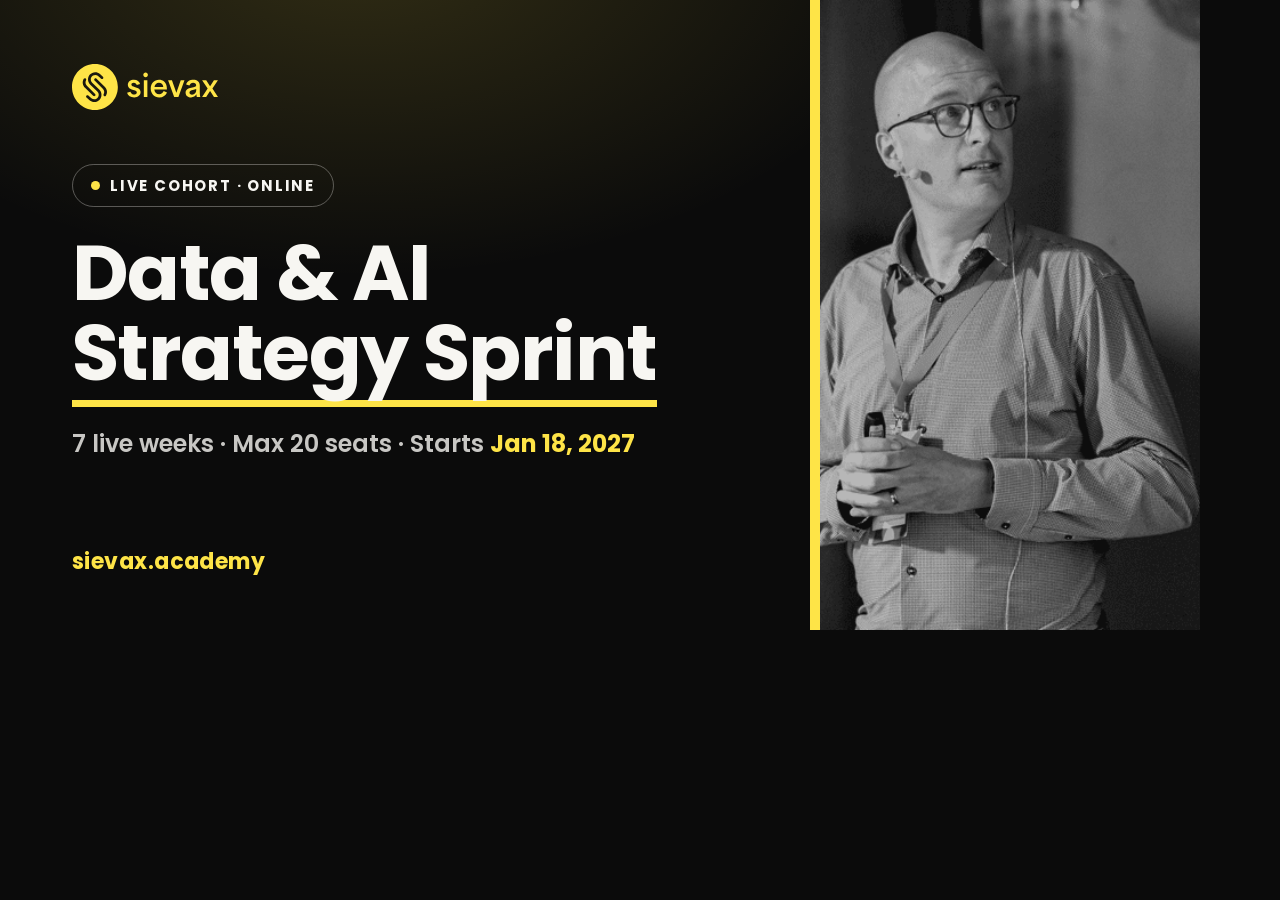
<file: docs/og-image.html>
<!doctype html>
<!-- Bron van www/assets/images/og-sievax-academy.jpg. Opnieuw renderen (vanuit docs/):
     "/Applications/Google Chrome.app/Contents/MacOS/Google Chrome" --headless=new --hide-scrollbars \
       --allow-file-access-from-files --window-size=1200,630 --screenshot=og.png "file://$PWD/og-image.html"
     en daarna naar JPG: sips -s format jpeg -s formatOptions 88 og.png --out ../www/assets/images/og-sievax-academy.jpg -->
<html><head><meta charset="utf-8"><style>
@font-face{font-family:P;src:url("../www/assets/fonts/poppins-400.woff2");font-weight:400}
@font-face{font-family:P;src:url("../www/assets/fonts/poppins-600.woff2");font-weight:600}
@font-face{font-family:P;src:url("../www/assets/fonts/poppins-700.woff2");font-weight:700}
*{margin:0;box-sizing:border-box}
html,body{width:1200px;height:630px;overflow:hidden}
body{font-family:P;background:#0b0b0b;color:#f7f6f2;position:relative}
.glow{position:absolute;inset:0;background:radial-gradient(80% 90% at 30% -10%,rgba(254,228,71,.16),transparent 60%)}
.copy{position:absolute;left:72px;top:64px;width:700px}
.logo{height:46px;display:block}
.pill{display:inline-flex;align-items:center;gap:10px;margin-top:54px;border:1.5px solid rgba(247,246,242,.32);border-radius:999px;padding:9px 18px;font-weight:700;font-size:15px;letter-spacing:.12em;text-transform:uppercase}
.pill i{width:9px;height:9px;border-radius:50%;background:#fee447}
h1{margin-top:26px;font-weight:700;font-size:78px;line-height:1.02;letter-spacing:-.02em}
h1 span{box-shadow:inset 0 -7px 0 #fee447}
.facts{margin-top:34px;font-size:24px;font-weight:600;color:rgba(247,246,242,.8)}
.facts b{color:#fee447;font-weight:700}
.photo{position:absolute;right:0;top:0;width:390px;height:630px;border-left:10px solid #fee447;overflow:hidden}
.photo img{position:absolute;left:0;top:0;width:380px;height:630px;object-fit:cover;object-position:center top;filter:grayscale(1)}
.url{position:absolute;left:72px;bottom:52px;font-weight:700;font-size:22px;color:#fee447;letter-spacing:.02em}
</style></head><body><div class="glow"></div>
<div class="copy">
<img class="logo" src="../www/assets/logos/SVG/logo - geel.svg">
<div class="pill"><i></i>Live cohort &middot; online</div>
<h1>Data &amp; AI<br><span>Strategy Sprint</span></h1>
<p class="facts">7 live weeks &middot; Max 20 seats &middot; Starts <b>Jan 18, 2027</b></p>
</div>
<div class="photo"><img src="../www/assets/images/jan-gs.png"></div>
<div class="url">sievax.academy</div>
</body></html>
</file>
<file: www/css/flat.css>
/* Poppins, self-hosted. Latin subset only (the page is English), five weights,
   ~8 kB each. font-display:swap so text paints immediately in the fallback and
   reflows once the file lands — never an invisible heading.
   To refresh: re-download the latin @font-face srcs from Google Fonts. */
@font-face { font-family: Poppins; font-style: normal; font-weight: 300; font-display: swap; src: url("../assets/fonts/poppins-300.woff2") format("woff2"); }
@font-face { font-family: Poppins; font-style: normal; font-weight: 400; font-display: swap; src: url("../assets/fonts/poppins-400.woff2") format("woff2"); }
@font-face { font-family: Poppins; font-style: normal; font-weight: 500; font-display: swap; src: url("../assets/fonts/poppins-500.woff2") format("woff2"); }
@font-face { font-family: Poppins; font-style: normal; font-weight: 600; font-display: swap; src: url("../assets/fonts/poppins-600.woff2") format("woff2"); }
@font-face { font-family: Poppins; font-style: normal; font-weight: 700; font-display: swap; src: url("../assets/fonts/poppins-700.woff2") format("woff2"); }

/* ============================================================================
   SIEVAX ACADEMY · Stylesheet
   ----------------------------------------------------------------------------
   Production stylesheet. Black/yellow dominant — deliberately the inverse of
   the light sievax.be, so the academy reads as its own thing.

   THE IDEA — "the strategist's blackboard"
   The brand language is Jan's whiteboard: yellow highlighter, black marker.
   Inverted, that becomes a blackboard: the board is near-black, YELLOW is the
   marker (highlighter, arrows, discs, key surfaces), and WHITE is reserved
   almost entirely for the hand-drawn sketches, which stay on paper. Little
   white by design — white is what's pinned to the board, not the board.

   COLOR ROLES (why there are two "dark" tokens and two "light" ones)
     --board      page background, near-black
     --surface    raised panels — lifts off the board without a shadow
     --fg         primary text on board/surface
     --on-yellow  text on yellow surfaces — stays black, never flips
     --paper      true white. Sketch frames and form inputs ONLY.

   Paired page    : index.html
   Shared scripts : js/main.js  (mobile nav toggle + lead-form submit + video)

   CONTENTS  (search the label to jump)
     Design tokens · Reset & base · Layout · Accessibility · Text helpers ·
     Buttons · Section heads · NAV · HERO · GAP · AUDIENCE · OUTCOMES ·
     PROGRAM · TRAINER · VIDEO · TESTIMONIALS · CONVERSION · FAQ · FINAL ·
     FOOTER · Mobile sticky CTA · RESPONSIVE
   ============================================================================ */

:root {
  /* brand — locked by the Sievax brand guide */
  --yellow: #fee447;
  --yd: #ffef8a; /* yellow hover: brightens on dark (was darkened on light) */

  /* surfaces */
  --board: #0b0b0b; /* the blackboard */
  --surface: #171716; /* raised panel, lifts without a shadow */
  --surface-2: #1f1f1d; /* second lift — inputs on dark, hover states */
  --paper: #ffffff; /* sketches + form fields ONLY */

  /* text */
  --fg: #f7f6f2; /* chalk */
  --muted: rgba(247, 246, 242, 0.7); /* secondary text — 11:1 on --board */
  --faint: rgba(247, 246, 242, 0.55); /* labels only, never body copy */
  --on-yellow: #0b0b0b; /* text on yellow — never flips */

  --line: rgba(247, 246, 242, 0.16);
  --line-strong: rgba(247, 246, 242, 0.32);

  --disp: "Poppins", sans-serif; /* mirrors sievax.be */
  --body: "Poppins", sans-serif;

  /* no shadow tokens: depth comes from surface lift + hairlines, never shadow */
  --radius: 22px;

  /* connector arrows (roadmap) — yellow, i.e. drawn in marker on the board */
  --arrR: url("data:image/svg+xml,%3Csvg%20xmlns='http://www.w3.org/2000/svg'%20viewBox='0%200%2052%2024'%3E%3Cpath%20d='M2,12%20L44,12%20M37,6%20L46,12%20L37,18'%20stroke='%23FEE447'%20stroke-width='2'%20fill='none'%20stroke-linecap='round'%20stroke-linejoin='round'/%3E%3C/svg%3E");
  --arrL: url("data:image/svg+xml,%3Csvg%20xmlns='http://www.w3.org/2000/svg'%20viewBox='0%200%2052%2024'%3E%3Cpath%20d='M50,12%20L8,12%20M15,6%20L6,12%20L15,18'%20stroke='%23FEE447'%20stroke-width='2'%20fill='none'%20stroke-linecap='round'%20stroke-linejoin='round'/%3E%3C/svg%3E");
  --arrD: url("data:image/svg+xml,%3Csvg%20xmlns='http://www.w3.org/2000/svg'%20viewBox='0%200%2024%2052'%3E%3Cpath%20d='M12,2%20L12,44%20M6,37%20L12,46%20L18,37'%20stroke='%23FEE447'%20stroke-width='2'%20fill='none'%20stroke-linecap='round'%20stroke-linejoin='round'/%3E%3C/svg%3E");
}

* {
  margin: 0;
  padding: 0;
  box-sizing: border-box;
}
html {
  scroll-behavior: smooth;
  overflow-x: clip;
  scroll-padding-top: 88px;
  /* tells the UA to render form controls, scrollbars and caret dark */
  color-scheme: dark;
}
body {
  font-family: var(--body);
  color: var(--fg);
  background: var(--board);
  /* light-on-dark reads lighter: a touch more leading than the light theme */
  line-height: 1.7;
  -webkit-font-smoothing: antialiased;
  overflow-x: clip;
}
img {
  max-width: 100%;
  display: block;
}
a {
  color: inherit;
}
h1,
h2,
h3,
h4 {
  font-family: var(--disp);
  font-weight: 600;
  line-height: 1.14;
  letter-spacing: -0.01em;
  text-wrap: balance;
}
p {
  text-wrap: pretty;
}
::selection {
  background: var(--yellow);
  color: var(--on-yellow);
}
/* yellow-on-yellow selection is invisible: flip it to ink on every yellow surface */
.on-yellow ::selection,
.enroll .stub ::selection,
.aud-yes ::selection,
.stop.cta ::selection,
.early::selection,
.early ::selection,
.form-card ::selection,
.faq-talk-cta ::selection,
.btn-yellow::selection {
  background: var(--on-yellow);
  color: var(--yellow);
}

.wrap {
  max-width: 1400px;
  margin: 0 auto;
  padding: 0 clamp(22px, 4.5vw, 72px);
}
section {
  padding: clamp(60px, 8.5vw, 108px) 0;
  position: relative;
}

/* ── Yellow-drenched sections. Everything inside flips to black ink. ──
   The page default is dark, so these are the exceptions, not `.on-ink`. */
.on-yellow {
  background: var(--yellow);
  color: var(--on-yellow);
}
.on-yellow h2,
.on-yellow h3,
.on-yellow p,
.on-yellow .sec-lead {
  color: var(--on-yellow);
}
.on-yellow .sec-lead {
  opacity: 0.78;
}

/* skip link — visible on keyboard focus */
.skip-link {
  position: absolute;
  left: 16px;
  top: -60px;
  z-index: 100;
  background: var(--yellow);
  color: var(--on-yellow);
  font-family: var(--disp);
  font-weight: 700;
  font-size: 14px;
  padding: 12px 18px;
  border-radius: 8px;
  text-decoration: none;
  transition: top 0.16s;
}
.skip-link:focus {
  top: 14px;
  outline: 3px solid var(--fg);
  outline-offset: 2px;
}
main:focus {
  outline: none;
}

/* focus + motion floor */
a:focus-visible,
button:focus-visible,
summary:focus-visible,
input:focus-visible,
textarea:focus-visible {
  outline: 3px solid var(--yellow);
  outline-offset: 3px;
  border-radius: 2px;
}
/* on yellow, a yellow ring is invisible — go to ink */
.on-yellow a:focus-visible,
.on-yellow button:focus-visible,
.on-yellow summary:focus-visible,
.form-card a:focus-visible,
.form-card button:focus-visible,
.form-card input:focus-visible,
.form-card textarea:focus-visible {
  outline-color: var(--on-yellow);
}
@media (prefers-reduced-motion: reduce) {
  * {
    animation: none !important;
    transition: none !important;
    scroll-behavior: auto !important;
  }
  .rise {
    opacity: 1 !important;
    transform: none !important;
  }
}

/* eyebrow — a margin note with a marker tick */
.eyebrow {
  display: inline-flex;
  align-items: center;
  gap: 10px;
  font-family: var(--disp);
  font-weight: 700;
  font-size: 12px;
  letter-spacing: 0.16em;
  text-transform: uppercase;
  color: var(--fg);
}
.eyebrow::before {
  content: "";
  width: 26px;
  height: 4px;
  border-radius: 2px;
  background: var(--yellow);
  flex: 0 0 auto;
}
.on-yellow .eyebrow {
  color: var(--on-yellow);
}
.on-yellow .eyebrow::before {
  background: var(--on-yellow);
}
/* eyebrow above a heading gets breathing room */
.sec-head .eyebrow,
.tr-copy .eyebrow,
.gap-grid .eyebrow,
.convert-head .eyebrow {
  margin-bottom: 12px;
}

/* marker underline — the one emphasis treatment, used at every heading size.

   Real text-decoration rather than an absolutely-positioned pseudo-element:
   it wraps correctly across lines (a pseudo can only underline one box, so a
   heading that breaks loses the stroke), it needs no `white-space: nowrap`
   holding the line together, and it scales with the type.
   `skip-ink: none` keeps the stroke unbroken through descenders, the way a
   marker drawn under a word would run straight through the tail of a "g". */
.uline {
  text-decoration: underline;
  text-decoration-color: var(--yellow);
  text-decoration-thickness: max(3px, 0.075em); /* floor keeps it visible small */
  text-underline-offset: 0.16em;
  text-decoration-skip-ink: none;
}
.on-yellow .uline {
  text-decoration-color: var(--on-yellow);
}
.ymark {
  color: var(--yellow);
}

/* buttons */
.btn {
  text-decoration: none;
  font-family: var(--disp);
  font-weight: 700;
  font-size: 16px;
  padding: 15px 30px;
  border-radius: 999px;
  display: inline-flex;
  align-items: center;
  gap: 10px;
  transition:
    transform 0.16s cubic-bezier(0.22, 1, 0.36, 1),
    background 0.16s,
    color 0.16s,
    border-color 0.16s;
  cursor: pointer;
  border: 1.5px solid transparent;
}
.btn-yellow {
  background: var(--yellow);
  color: var(--on-yellow);
}
.btn-yellow:hover {
  transform: translateY(-2px);
}
/* on a yellow section, the primary button inverts to ink */
.on-yellow .btn-yellow,
.btn-dark {
  background: var(--on-yellow);
  color: var(--fg);
}
.on-yellow .btn-yellow:hover,
.btn-dark:hover {
  transform: translateY(-2px);
}
.btn-ghost {
  background: transparent;
  color: var(--fg);
  border-color: var(--line-strong);
}
.btn-ghost:hover {
  transform: translateY(-2px);
}
.on-yellow .btn-ghost {
  color: var(--on-yellow);
  border-color: rgba(11, 11, 11, 0.4);
}
.on-yellow .btn-ghost:hover {
  transform: translateY(-2px);
}

/* generic section head */
.sec-head h2 {
  font-size: clamp(30px, 4.7vw, 50px);
}
.sec-lead {
  font-size: clamp(16px, 2vw, 17.5px);
  color: var(--muted);
  max-width: 54ch;
  margin-top: 16px;
}

/* NAV */
nav {
  position: sticky;
  top: 0;
  z-index: 60;
  background: var(--board);
  border-bottom: 1px solid var(--line);
}
.nav-inner {
  display: flex;
  align-items: center;
  justify-content: space-between;
  height: 70px;
}
.nav-inner .logo {
  height: 44px;
  width: auto;
}
.nav-links {
  display: flex;
  align-items: center;
  gap: 30px;
  font-size: 15px;
  font-weight: 600;
}
.nav-links a:not(.nav-cta) {
  color: var(--muted);
  text-decoration: none;
  transition: color 0.16s;
  display: inline-flex;
  align-items: center;
  padding: 12px 4px;
}
.nav-links a:hover:not(.nav-cta) {
  color: var(--yellow);
}
.nav-cta {
  font-family: var(--disp);
  font-weight: 700;
  font-size: 14px;
  background: var(--yellow);
  color: var(--on-yellow);
  padding: 11px 22px;
  border-radius: 999px;
  text-decoration: none;
  border: 1.5px solid transparent;
  transition:
    transform 0.16s,
    background 0.16s;
}
.nav-cta:hover {
  transform: translateY(-2px);
}
/* hamburger toggle — hidden on desktop */
.nav-toggle {
  display: none;
  flex-direction: column;
  justify-content: center;
  gap: 5px;
  width: 46px;
  height: 46px;
  padding: 0;
  background: transparent;
  border: 1.5px solid var(--line-strong);
  border-radius: 8px;
  cursor: pointer;
}
.nav-toggle span {
  display: block;
  width: 20px;
  height: 2.5px;
  background: var(--fg);
  border-radius: 2px;
  margin: 0 auto;
  transition:
    transform 0.2s,
    opacity 0.2s;
}
.nav-toggle[aria-expanded="true"] span:nth-child(1) {
  transform: translateY(7.5px) rotate(45deg);
}
.nav-toggle[aria-expanded="true"] span:nth-child(2) {
  opacity: 0;
}
.nav-toggle[aria-expanded="true"] span:nth-child(3) {
  transform: translateY(-7.5px) rotate(-45deg);
}

/* HERO — the blackboard */
.hero {
  background:
    radial-gradient(
      135% 105% at 88% -25%,
      rgba(254, 228, 71, 0.16),
      transparent 56%
    ),
    var(--board);
  border-bottom: 1px solid var(--line);
}
/* two columns: copy left, enrolment card right. The card stretches to the
   copy's full height, which is what gives it the tall portrait proportion —
   no fixed height to keep in sync with the text. */
.hero-inner {
  padding-top: clamp(46px, 7vw, 78px);
  padding-bottom: clamp(52px, 8vw, 86px);
  display: grid;
  grid-template-columns: minmax(0, 1fr) minmax(290px, 380px);
  gap: clamp(30px, 4.5vw, 60px);
  align-items: stretch;
}
.hero-copy {
  min-width: 0; /* let the copy column shrink instead of forcing overflow */
  align-self: center;
  /* the h1 sizes off THIS column, not the viewport — otherwise an 8vw
     heading stays huge while the column halves, and the title wraps to
     three lines the moment the card takes its share of the width */
  container-type: inline-size;
}
.hero .kbadge {
  display: inline-flex;
  align-items: center;
  gap: 9px;
  font-family: var(--disp);
  font-weight: 700;
  font-size: 12px;
  letter-spacing: 0.14em;
  text-transform: uppercase;
  background: var(--surface);
  color: var(--fg);
  border: 1.5px solid var(--line-strong);
  border-radius: 999px;
  padding: 8px 16px;
}
.hero .kbadge .pin {
  width: 9px;
  height: 9px;
  border-radius: 50%;
  background: var(--yellow);
  border: none;
}
.hero h1 {
  font-size: clamp(42px, 9.5cqw, 86px);
  /* a little over the 1.04 a display line would normally take, so the marker
     underline on the second line clears the descenders of the first */
  line-height: 1.14;
  letter-spacing: -0.02em;
  margin-top: 24px;
  max-width: 16ch;
}
.hero .sub {
  font-size: clamp(17px, 2.3vw, 21px);
  color: var(--muted);
  max-width: 52ch;
  margin-top: 26px;
}
.hero .sub b {
  color: var(--fg);
  font-weight: 600;
}
.hero-actions {
  display: flex;
  flex-wrap: wrap;
  gap: 14px;
  margin-top: 34px;
  align-items: center;
}
.rise {
  opacity: 0;
  transform: translateY(16px);
  animation: rise 0.7s cubic-bezier(0.2, 0.7, 0.2, 1) forwards;
}
.rise.d1 {
  animation-delay: 0.05s;
}
.rise.d2 {
  animation-delay: 0.14s;
}
.rise.d3 {
  animation-delay: 0.23s;
}
.rise.d4 {
  animation-delay: 0.32s;
}
.rise.d5 {
  animation-delay: 0.42s;
}
@keyframes rise {
  to {
    opacity: 1;
    transform: none;
  }
}

/* enrolment card — vertical: yellow stub on top, facts stacked, CTA anchored
   to the bottom edge */
.enroll {
  display: flex;
  flex-direction: column;
  background: var(--surface);
  color: var(--fg);
  border: 1px solid var(--line);
  border-radius: 20px;
  overflow: hidden;
}
.enroll .stub {
  background: var(--yellow);
  color: var(--on-yellow);
  padding: 20px 26px;
  display: flex;
  flex-direction: column;
  justify-content: center;
}
.enroll .stub .k {
  font-family: var(--disp);
  font-weight: 700;
  font-size: 11px;
  letter-spacing: 0.14em;
  text-transform: uppercase;
  opacity: 0.85;
}
.enroll .stub .v {
  font-family: var(--disp);
  font-weight: 700;
  font-size: 23px;
  margin-top: 2px;
}
/* facts take the slack, so the card breathes as the copy column grows */
.enroll-facts {
  flex: 1;
  display: flex;
  flex-direction: column;
  justify-content: center;
  padding: 6px 26px;
}
.enroll-facts > div {
  padding: 18px 0;
  border-bottom: 1px solid var(--line);
}
.enroll-facts > div:last-child {
  border-bottom: none;
}
.enroll-facts .lab {
  font-size: 11.5px;
  color: var(--faint);
  text-transform: uppercase;
  letter-spacing: 0.08em;
}
.enroll-facts .val {
  font-family: var(--disp);
  font-weight: 700;
  font-size: 19px;
  margin-top: 4px;
}
.enroll-go {
  text-decoration: none;
  background: var(--yellow);
  color: var(--on-yellow);
  font-family: var(--disp);
  font-weight: 700;
  font-size: 15px;
  padding: 18px 30px;
  display: flex;
  align-items: center;
  justify-content: center;
  gap: 9px;
  transition: transform 0.16s;
}
.enroll-go:hover {
  transform: translateY(-2px);
}

/* GAP */
.gap-grid {
  display: grid;
  /* the sketch carries the argument here, so it gets the larger share —
     the copy column is capped by its own max-widths anyway */
  grid-template-columns: 1fr 1.25fr;
  gap: clamp(32px, 5vw, 60px);
  align-items: center;
}
.gap h2 {
  font-size: clamp(30px, 4.7vw, 50px);
  max-width: 15ch;
}
.gap p {
  font-size: clamp(16px, 2vw, 17.5px);
  color: var(--muted);
  margin-top: 22px;
  max-width: 48ch;
}
/* yellow marker accent (wraps safely — no nowrap) */
.gap-accent {
  background: var(--yellow);
  color: var(--on-yellow);
  font-weight: 600;
  padding: 0 0.12em;
  border-radius: 3px;
  -webkit-box-decoration-break: clone;
  box-decoration-break: clone;
}
/* Sketch frames — the one place white belongs. The drawings are on paper,
   pinned to the board; boxing them in white is the point, not an oversight.
   The white is also load-bearing: the sketches are transparent PNGs, so
   without it the black linework would sit invisibly on the dark board. */
.gap-img {
  background: var(--paper);
  border: 1px solid var(--line);
  border-radius: 20px;
  overflow: hidden;
  padding: clamp(10px, 1.5vw, 20px);
}
.gap-img img {
  display: block;
  width: 100%;
}
/* mid-page CTA — sized up from the default pill to hold its own under a
   full column of display type. Shared by the gap and audience sections. */
.mid-cta {
  margin-top: 36px;
  padding: 17px 34px;
  font-size: 16.5px;
  align-self: flex-start; /* don't stretch full width inside a flex column */
}
/* .aud-cards already contributes its 22px flex gap, so trim the margin to
   land on the same 36px rhythm as the gap section.
   The CTA and the soft exit share one row: paired with the pill, the fallback
   inherits its visual weight instead of floating alone under it. */
.aud-foot {
  margin-top: 14px;
  display: flex;
  flex-wrap: wrap;
  align-items: center;
  gap: 14px clamp(16px, 2vw, 26px);
}
.aud-foot .mid-cta {
  margin-top: 0;
  flex: none;
}
/* the pill is the loud one; the line beside it stays a link, never a button,
   so the two don't compete for the same click.
   Basis 200px is the floor for a readable two-line wrap — below it the line
   drops under the pill rather than shredding into five words-per-line. */
.aud-foot .aud-alt {
  flex: 1 1 200px;
  min-width: 0;
  max-width: 32ch;
  color: var(--fg);
}
/* squeezed beside the pill the link would otherwise split across two lines,
   which reads as broken rather than wrapped */
.aud-foot .alt-line a {
  white-space: nowrap;
}

/* the soft "not sure?" fallback — muted copy with a marker-yellow link.
   Used under the audience cards and below the application form. */
.alt-line {
  font-family: var(--disp);
  font-weight: 600;
  font-size: 16px;
  color: var(--muted);
}
.alt-line a {
  color: var(--yellow);
  text-decoration: none;
  font-weight: 700;
  border-bottom: 2px solid rgba(254, 228, 71, 0.45);
  padding-bottom: 1px;
  transition: border-color 0.16s;
}
.alt-line a:hover {
  border-color: var(--yellow);
}

/* AUDIENCE — two stacked cards on the left, framed sketch on the right.
   The "yes" card is the yellow one: the affirmative gets the marker. */
.aud-layout {
  display: grid;
  grid-template-columns: 1fr 0.92fr;
  gap: clamp(24px, 4vw, 48px);
  align-items: stretch;
  margin-top: 40px;
}
.aud-cards {
  display: flex;
  flex-direction: column;
  gap: 22px;
}
.aud-cards .aud-card {
  flex: 1; /* both cards grow to fill the sketch's height */
  display: flex;
  flex-direction: column;
  justify-content: center;
}
.aud-fig {
  margin: 0;
}
.aud-card {
  border-radius: var(--radius);
  padding: clamp(26px, 3vw, 34px);
}
.aud-yes {
  background: var(--yellow);
  color: var(--on-yellow);
  border: none;
}
.aud-yes h3 {
  color: var(--on-yellow);
  font-size: 20px;
  margin-bottom: 14px;
  display: flex;
  align-items: center;
  gap: 11px;
}
.aud-yes p {
  color: rgba(11, 11, 11, 0.8);
  font-size: 16.5px;
}
.aud-no {
  background: var(--surface);
  border: 1px solid var(--line);
}
.aud-no h3 {
  font-size: 20px;
  margin-bottom: 14px;
  display: flex;
  align-items: center;
  gap: 11px;
  color: var(--muted);
}
.aud-no p {
  color: var(--muted);
  font-size: 16.5px;
}
.tick {
  flex: 0 0 auto;
  width: 26px;
  height: 26px;
}

/* OUTCOMES — the yellow drench. The one full-bleed bright beat mid-page. */
.out-list {
  margin-top: clamp(34px, 5vw, 48px);
  display: grid;
  grid-template-columns: 1fr 1fr;
  gap: 1px;
  background: rgba(11, 11, 11, 0.22);
  border: 1px solid rgba(11, 11, 11, 0.22);
  border-radius: 18px;
  overflow: hidden;
}
.out-item {
  display: flex;
  gap: 18px;
  align-items: flex-start;
  padding: clamp(24px, 2.6vw, 30px) clamp(24px, 2.6vw, 32px);
  background: var(--yellow);
}
.out-item .num {
  flex: 0 0 auto;
  width: 34px;
  height: 34px;
  border-radius: 50%;
  background: var(--on-yellow);
  color: var(--yellow);
  display: flex;
  align-items: center;
  justify-content: center;
  font-family: var(--disp);
  font-weight: 700;
  font-size: 15px;
  margin-top: 1px;
}
.out-item p {
  font-size: 16.5px;
  color: var(--on-yellow);
}
/* an odd last item would leave a hole in the 2-column grid; let it span */
.out-item:last-child:nth-child(odd) {
  grid-column: 1 / -1;
}

/* PROGRAM — roadmap of cards, snaking L→R then back, joined in marker */
.prog-top {
  display: flex;
  flex-wrap: wrap;
  justify-content: space-between;
  align-items: flex-end;
  gap: 20px;
}
.pills {
  display: flex;
  flex-wrap: wrap;
  gap: 10px;
  margin-top: 4px;
}
.pill {
  font-family: var(--disp);
  font-size: 13.5px;
  font-weight: 700;
  border: 1.5px solid var(--line-strong);
  border-radius: 999px;
  padding: 8px 15px;
  background: transparent;
  color: var(--fg);
}
.pill.solid {
  background: var(--yellow);
  color: var(--on-yellow);
  border-color: var(--yellow);
}
.roadmap {
  display: grid;
  grid-template-columns: repeat(3, 1fr);
  gap: 64px 48px;
  margin-top: 56px;
  position: relative;
}
.stop {
  position: relative;
  background: var(--surface);
  border: 1px solid var(--line);
  border-radius: 20px;
  padding: 28px 24px 24px;
}
.stop .no {
  position: absolute;
  top: -18px;
  left: -14px;
  z-index: 3;
  width: 44px;
  height: 44px;
  border-radius: 50%;
  background: var(--surface-2);
  color: var(--fg);
  border: 1.5px solid var(--line-strong);
  display: flex;
  align-items: center;
  justify-content: center;
  font-family: var(--disp);
  font-weight: 700;
  font-size: 15px;
}
.stop:nth-child(odd) .no {
  background: var(--yellow);
  color: var(--on-yellow);
  border-color: var(--yellow);
}
.stop .wk {
  font-family: var(--disp);
  font-weight: 700;
  font-size: 11px;
  letter-spacing: 0.13em;
  text-transform: uppercase;
  color: var(--faint);
  margin-bottom: 7px;
}
.stop .t {
  font-family: var(--disp);
  font-weight: 700;
  font-size: clamp(17px, 2.2vw, 20px);
  line-height: 1.12;
}
.stop .d {
  color: var(--muted);
  font-size: 14.5px;
  margin-top: 6px;
}
/* pod exercise — the recurring "what you actually do" line, set off by a
   hairline so it reads as a distinct beat from the session description */
.stop .pod {
  color: var(--fg);
  font-size: 13.5px;
  line-height: 1.5;
  margin-top: 14px;
  padding-top: 13px;
  border-top: 1px solid var(--line);
}
/* duration — a quiet metadata footer, same treatment as the .wk label above */
.stop .dur {
  font-family: var(--disp);
  font-weight: 700;
  font-size: 11.5px;
  letter-spacing: 0.08em;
  text-transform: uppercase;
  color: var(--faint);
  margin-top: 12px;
}
/* CTA block — the snake's final stop, filling the empty 3×3 cell. Yellow,
   like a marker note that says "start here", and the whole tile is the link. */
.stop.cta {
  display: flex;
  flex-direction: column;
  justify-content: center;
  align-items: flex-start;
  gap: 10px;
  background: var(--yellow);
  border-color: var(--yellow);
  color: var(--on-yellow);
  text-decoration: none;
  transition: transform 0.18s cubic-bezier(0.22, 1, 0.36, 1), box-shadow 0.18s ease;
}
.stop.cta:hover {
  transform: translateY(-4px);
  box-shadow: 0 16px 36px rgba(0, 0, 0, 0.2);
}
.stop.cta .cta-k {
  font-family: var(--disp);
  font-weight: 700;
  font-size: 11px;
  letter-spacing: 0.13em;
  text-transform: uppercase;
  opacity: 0.65;
}
.stop.cta .cta-t {
  font-family: var(--disp);
  font-weight: 700;
  font-size: clamp(19px, 2.3vw, 23px);
  line-height: 1.12;
}
/* a real-looking pill button inside the tile — the click affordance people
   were missing. Ink pill on yellow, mirrors .btn-dark elsewhere. */
.stop.cta .cta-btn {
  margin-top: 6px;
  display: inline-flex;
  align-items: center;
  gap: 9px;
  font-family: var(--disp);
  font-weight: 700;
  font-size: 15px;
  padding: 12px 22px;
  border-radius: 999px;
  background: var(--on-yellow);
  color: var(--fg);
}
.stop.cta .cta-coach {
  font-size: 14px;
  line-height: 1.4;
  opacity: 0.85;
}
.stop.cta .cta-seats {
  font-family: var(--disp);
  font-weight: 700;
  font-size: 11.5px;
  letter-spacing: 0.06em;
  text-transform: uppercase;
  opacity: 0.7;
  margin-top: 2px;
}
/* connectors sit in the grid gaps */
.stop::after {
  content: "";
  position: absolute;
  background-repeat: no-repeat;
  background-position: center;
  background-size: contain;
  pointer-events: none;
  z-index: 2;
}
.stop.r::after {
  right: -48px;
  top: 50%;
  transform: translateY(-50%);
  width: 48px;
  height: 24px;
  background-image: var(--arrR);
}
.stop.l::after {
  left: -48px;
  top: 50%;
  transform: translateY(-50%);
  width: 48px;
  height: 24px;
  background-image: var(--arrL);
}
.stop.dn::after {
  left: 50%;
  bottom: -64px;
  transform: translateX(-50%);
  width: 24px;
  height: 64px;
  background-image: var(--arrD);
}

/* TRAINER */
.tr-grid {
  display: grid;
  grid-template-columns: minmax(300px, 380px) 1fr;
  gap: clamp(32px, 5vw, 54px);
  align-items: stretch; /* photo stretches to the full height of the copy */
}
/* photo slot — yellow "JM" monogram shows only if jan-gs.png fails to load */
.tr-photo {
  position: relative;
  height: 100%;
  min-height: 360px;
  border-radius: 20px;
  overflow: hidden;
  background: var(--surface-2);
  border: 1px solid var(--line);
}
.tr-photo img {
  position: absolute;
  inset: 0;
  width: 100%;
  height: 100%;
  object-fit: cover;
  object-position: center 20%; /* portrait: keep upper-center face in frame */
  display: block;
  z-index: 1; /* covers the JM fallback unless the img errors out */
}
.tr-initials {
  position: absolute;
  inset: 0;
  display: flex;
  align-items: center;
  justify-content: center;
  font-family: var(--disp);
  font-weight: 700;
  font-size: clamp(56px, 9vw, 92px);
  letter-spacing: -0.02em;
  color: var(--yellow);
}
.tr-copy h2 {
  font-size: clamp(28px, 4vw, 42px);
  max-width: 17ch;
}
.tr-copy p {
  color: var(--muted);
  font-size: 16.5px;
  margin-top: 16px;
  max-width: 68ch;
}
/* the "prefer to reach out directly?" line under the booking button. .alt-line
   gives its links a marker-yellow rule, which vanishes on this yellow ground —
   so here the links go to ink and keep the underline as the affordance. */
.tr-alt {
  margin-top: 16px;
  font-size: 15px;
}
.on-yellow .tr-copy p.tr-alt a {
  color: var(--on-yellow);
  border-bottom-color: rgba(11, 11, 11, 0.35);
}
.on-yellow .tr-copy p.tr-alt a:hover {
  border-bottom-color: var(--on-yellow);
}

/* ── Yellow-ground fixes for .gap and .trainer ──────────────────────────
   Both sections set their body copy to --muted, a grey tuned for the dark
   ground; it has to become black ink here. These rules sit after the
   section blocks because .on-yellow p and .gap p carry equal specificity,
   so source order is what decides it. */
.on-yellow.gap p,
.on-yellow .tr-copy p {
  color: var(--on-yellow);
  opacity: 0.78;
}
/* The marker highlight is yellow-on-dark by default, which reads as nothing
   on a yellow ground — invert it so the emphasis survives. */
.on-yellow .gap-accent {
  background: var(--on-yellow);
  color: var(--yellow);
}
/* --line is a near-black hairline meant for dark surfaces; on yellow it
   disappears, so the photo and sketch frames get an ink edge instead. */
.on-yellow .tr-photo,
.on-yellow .gap-img {
  border-color: rgba(11, 11, 11, 0.22);
}

/* VIDEO — click-to-load explainer */
.vid-frame {
  position: relative;
  margin-top: clamp(28px, 4vw, 44px);
  aspect-ratio: 16 / 9;
  border-radius: var(--radius);
  overflow: hidden;
  background:
    radial-gradient(
      120% 130% at 82% -12%,
      rgba(254, 228, 71, 0.22),
      transparent 55%
    ),
    var(--surface);
  border: 1px solid var(--line);
}
.vid-frame iframe {
  position: absolute;
  inset: 0;
  width: 100%;
  height: 100%;
  border: 0;
  display: block;
}
.vid-play {
  position: absolute;
  inset: 0;
  width: 100%;
  height: 100%;
  display: flex;
  flex-direction: column;
  align-items: center;
  justify-content: center;
  gap: 15px;
  background: transparent;
  border: 0;
  cursor: pointer;
  color: var(--fg);
}
.vid-disc {
  width: clamp(66px, 8vw, 88px);
  height: clamp(66px, 8vw, 88px);
  border-radius: 50%;
  background: var(--yellow);
  color: var(--on-yellow);
  display: flex;
  align-items: center;
  justify-content: center;
  transition: transform 0.16s cubic-bezier(0.22, 1, 0.36, 1);
}
.vid-disc svg {
  width: 40%;
  height: 40%;
  margin-left: 4px; /* optically centre the play triangle */
}
.vid-play:hover .vid-disc {
  transform: scale(1.06);
}
.vid-label {
  font-family: var(--disp);
  font-weight: 600;
  font-size: clamp(18px, 2.4vw, 24px);
  letter-spacing: -0.01em;
}
.vid-time {
  font-family: var(--disp);
  font-weight: 700;
  font-size: 12px;
  letter-spacing: 0.14em;
  text-transform: uppercase;
  color: var(--faint);
}

/* TESTIMONIALS */
.tst-grid {
  display: grid;
  grid-template-columns: repeat(3, 1fr);
  gap: 20px;
  margin-top: 40px;
}
.tst {
  border: 1px solid var(--line);
  border-radius: 20px;
  padding: 28px;
  display: flex;
  flex-direction: column;
  background: var(--surface);
}
.tst:nth-child(2) {
  border-color: var(--yellow);
}
.tst .q {
  font-family: var(--disp);
  font-weight: 700;
  font-size: 44px;
  line-height: 0.5;
  color: var(--yellow);
}
.tst p {
  font-family: var(--disp);
  font-weight: 500;
  font-size: 17px;
  line-height: 1.5;
  margin-top: 14px;
}
.tst .who {
  margin-top: auto;
  padding-top: 22px;
  font-size: 14px;
  display: flex;
  align-items: center;
  gap: 13px;
}
.tst .who .avatar {
  flex: 0 0 auto;
  width: 46px;
  height: 46px;
  border-radius: 50%;
  background: var(--yellow);
  color: var(--on-yellow);
  border: none;
  display: flex;
  align-items: center;
  justify-content: center;
  overflow: hidden;
}
.tst .who .avatar img {
  width: 100%;
  height: 100%;
  object-fit: cover;
  display: block;
}
.tst .who .avatar svg {
  width: 24px;
  height: 24px;
}
.tst .who .n {
  font-weight: 700;
}
.tst .who .r {
  color: var(--muted);
}

/* CONVERSION */
.convert-head {
  text-align: center;
  margin-bottom: 44px;
}
.convert-head h2 {
  font-size: clamp(30px, 4.8vw, 50px);
}
.convert-grid {
  display: grid;
  grid-template-columns: 1fr 1.05fr;
  gap: 26px;
  align-items: stretch;
}
.convert-col {
  display: flex;
  flex-direction: column;
}
.convert-col .info-card {
  flex: 1;
  display: flex;
  flex-direction: column;
}
.convert-alt {
  text-align: center;
  margin-top: 36px;
}
.info-card {
  background: var(--surface);
  border: 1px solid var(--line);
  border-radius: 20px;
  padding: clamp(24px, 2.4vw, 28px);
  color: var(--fg);
}
.info-card h3 {
  font-size: 13px;
  font-weight: 700;
  letter-spacing: 0.14em;
  text-transform: uppercase;
  color: var(--faint);
  margin-bottom: 12px;
}
/* second heading inside the merged card — separated by a rule instead of a
   card edge, so price and logistics read as one block without extra height */
.info-card .ic-sub {
  margin-top: 22px;
  padding-top: 18px;
  border-top: 1px solid var(--line);
  margin-bottom: 2px;
}
/* price and its qualifier sit side by side; the note only drops below when
   there genuinely isn't room for it */
.price-row {
  display: flex;
  flex-wrap: wrap;
  align-items: baseline;
  justify-content: space-between;
  gap: 4px 18px;
}
/* Price: .pnow is the live number and carries the display size. The struck <s>,
   .vh and .early rules stay for a future early bird (unused since 16/11/2026);
   <s> stays at --muted so it still clears 4.5:1. */
.price-line {
  display: flex;
  flex-wrap: wrap; /* must not force the card wider than 390px */
  align-items: baseline;
  gap: 4px 10px;
}
.price-line .pk {
  font-size: 15px;
  color: var(--muted);
}
.price-line s {
  font-family: var(--disp);
  font-weight: 600;
  font-size: 19px;
  color: var(--muted);
}
.price-line .pnow {
  font-family: var(--disp);
  font-weight: 700;
  font-size: clamp(34px, 4vw, 42px);
  line-height: 1;
  color: var(--yellow);
}
/* spoken-only context so the struck price can't be misheard as the price */
.price-line .vh {
  position: absolute;
  width: 1px;
  height: 1px;
  padding: 0;
  margin: -1px;
  overflow: hidden;
  clip-path: inset(50%);
  white-space: nowrap;
  border: 0;
}
.legal {
  margin-top: 14px;
  font-size: 12.5px;
  font-style: italic;
  line-height: 1.5;
  color: var(--muted);
}
/* The seat count is counted out in marker strokes: four groups of five. */
.tally {
  display: flex;
  flex-wrap: wrap;
  gap: 16px 30px;
  margin: 6px 0 20px;
}
.tally .tg {
  position: relative;
  display: flex;
  gap: 7px;
  height: 44px;
}
.tally i {
  width: 3px;
  height: 100%;
  background: var(--yellow);
  border-radius: 2px;
}
/* the fifth stroke crosses the other four */
.tally i.x {
  position: absolute;
  left: -3px;
  top: 0;
  width: 3px;
  height: 52px;
  margin-top: -4px;
  transform: rotate(-24deg);
  transform-origin: 50% 50%;
}
/* hand-drawn wobble: each group leans a hair differently */
.tally .tg:nth-child(2) {
  transform: rotate(1.2deg);
}
.tally .tg:nth-child(3) {
  transform: rotate(-1deg);
}
.tally .tg:nth-child(4) {
  transform: rotate(0.6deg);
}
.info-card .note {
  max-width: 21ch;
  font-size: 13px;
  line-height: 1.45;
  text-align: right;
  color: var(--faint);
}
/* what the price covers — small print directly under the price */
.info-card .includes {
  margin-top: 8px;
  font-size: 13px;
  line-height: 1.45;
  color: var(--muted);
}
.early {
  margin-top: 16px;
  background: var(--yellow);
  color: var(--on-yellow);
  border: none;
  border-radius: 12px;
  padding: 11px 14px;
  font-size: 14px;
  font-weight: 600;
}
.facts {
  list-style: none;
  flex: 1;
  display: flex;
  flex-direction: column;
}
.facts li {
  display: flex;
  flex: 1;
  align-items: baseline;
  justify-content: space-between;
  gap: 16px;
  padding: 9px 0;
  border-bottom: 1px solid var(--line);
  font-size: 15px;
}
.facts li:last-child {
  border-bottom: none;
}
.facts .fk {
  color: var(--faint);
  white-space: nowrap;
}
.facts .fv {
  font-family: var(--disp);
  font-weight: 700;
  text-align: right;
}
/* the seat qualifier rides along with the number instead of costing a row */
.facts .fv em {
  font-family: var(--body);
  font-style: normal;
  font-weight: 400;
  font-size: 13.5px;
  color: var(--muted);
}
.info-card .legal {
  margin-top: 16px;
}
/* the form is the page's one job — it gets the loudest surface */
.form-card {
  /* stretch to match the left column; the reassurance footer (pinned to the
     bottom via margin-top:auto) absorbs the extra height so there is no void. */
  display: flex;
  flex-direction: column;
  background: var(--yellow);
  border: none;
  border-radius: var(--radius);
  padding: clamp(28px, 3vw, 36px);
  color: var(--on-yellow);
}
/* submit failed — shown by js/main.js instead of swallowing the lead silently.
   The card is yellow, so the error reads as ink with a marker underline rather
   than the usual red, which would fight the palette and add a stray hue. */
.form-error {
  margin-top: 14px;
  font-size: 14.5px;
  line-height: 1.5;
  font-weight: 600;
  color: var(--on-yellow);
  border-left: 3px solid var(--on-yellow);
  padding-left: 12px;
}
.form-error a {
  color: var(--on-yellow);
  font-weight: 700;
}

/* trust signals at the foot of the card — margin-top:auto pushes them to the
   bottom, letting the flexible gap above soak up whatever height is left over */
.form-reassure {
  margin-top: auto;
  display: flex;
  flex-direction: column;
  gap: 9px;
  list-style: none;
}
.form-reassure li {
  position: relative;
  padding-left: 26px;
  font-size: 13.5px;
  line-height: 1.4;
  color: rgba(11, 11, 11, 0.82);
}
/* a marker-style check, in keeping with the whiteboard language */
.form-reassure li::before {
  content: "\2713";
  position: absolute;
  left: 0;
  top: 0;
  font-family: var(--disp);
  font-weight: 700;
  color: var(--on-yellow);
}
/* the first trust line carries a hairline to separate it from the form */
.form-reassure li:first-child {
  border-top: 1px solid rgba(11, 11, 11, 0.16);
  padding-top: 22px;
  margin-top: 4px;
}
.form-reassure li:first-child::before {
  top: 22px;
}
.form-card h3 {
  font-size: 26px;
  color: var(--on-yellow);
}
.form-card .fl {
  font-size: 15px;
  color: rgba(11, 11, 11, 0.82);
  margin-top: 8px;
}
.form-card form {
  margin-top: 22px;
  display: flex;
  flex-direction: column;
  gap: 12px;
}
.form-card input,
.form-card textarea {
  font-family: var(--body);
  font-size: 15px;
  color: var(--on-yellow);
  padding: 22px 15px 8px;
  border: 1.5px solid var(--on-yellow);
  border-radius: 8px;
  background: var(--paper);
  outline: none;
  width: 100%;
}
.form-card input:focus,
.form-card textarea:focus {
  outline: 3px solid var(--on-yellow);
  outline-offset: 1px;
}
/* floating labels — persistent, so context stays while typing */
.field {
  position: relative;
}
.field label {
  position: absolute;
  left: 16px;
  top: 17px;
  /* line-height:1 keeps the floated label's box tight — without it the label
     box grew past the input's 22px padding and collided with the typed text. */
  line-height: 1;
  font-size: 15px;
  color: rgba(11, 11, 11, 0.72);
  pointer-events: none;
  transition:
    top 0.14s,
    font-size 0.14s,
    color 0.14s;
}
.field input:focus + label,
.field input:not(:placeholder-shown) + label,
.field textarea:focus + label,
.field textarea:not(:placeholder-shown) + label {
  top: 8px;
  font-size: 10.5px;
  font-weight: 700;
  line-height: 1;
  letter-spacing: 0.06em;
  text-transform: uppercase;
  color: var(--on-yellow);
}
.form-card textarea {
  resize: vertical;
}
.form-card button.btn {
  width: 100%;
  justify-content: center;
  font-size: 16px;
  margin-top: 4px;
}
.success {
  display: none;
  text-align: center;
  padding: 30px 10px;
}
.success .check {
  width: 56px;
  height: 56px;
  border-radius: 50%;
  background: var(--on-yellow);
  color: var(--yellow);
  border: none;
  display: flex;
  align-items: center;
  justify-content: center;
  font-size: 28px;
  margin: 0 auto;
}
.success h3 {
  font-size: 22px;
  margin-top: 16px;
  color: var(--on-yellow);
}
.success p {
  font-size: 15px;
  color: rgba(11, 11, 11, 0.82);
  margin-top: 8px;
}

/* FAQ */
details {
  border-bottom: 1px solid var(--line);
}
details:first-of-type {
  border-top: 1px solid var(--line);
}
summary {
  list-style: none;
  cursor: pointer;
  font-family: var(--disp);
  font-weight: 700;
  font-size: 17.5px;
  padding: 22px 0;
  display: flex;
  justify-content: space-between;
  align-items: center;
  gap: 20px;
  transition: color 0.16s;
}
summary:hover {
  color: var(--yellow);
}
summary::-webkit-details-marker {
  display: none;
}
summary .ic {
  flex: 0 0 auto;
  width: 28px;
  height: 28px;
  border-radius: 50%;
  background: var(--yellow);
  color: var(--on-yellow);
  border: none;
  display: flex;
  align-items: center;
  justify-content: center;
  font-size: 18px;
  transition: transform 0.2s cubic-bezier(0.22, 1, 0.36, 1);
}
details[open] summary .ic {
  transform: rotate(45deg);
}
details p {
  color: var(--muted);
  font-size: 16px;
  padding-bottom: 22px;
  max-width: 68ch;
}

/* the soft "let's talk" closer under the FAQ — quiet by design, so it reads
   as the FAQ's last row rather than competing with the yellow CTA below */
/* lifted into its own card so it stops blending into the FAQ list, with the
   booking call boxed in yellow on the right to pull the eye. */
.faq-talk {
  margin-top: 48px;
  display: grid;
  grid-template-columns: 1.35fr 1fr;
  gap: 34px;
  align-items: center;
  background: var(--surface);
  border: 1px solid var(--line);
  border-radius: 22px;
  padding: clamp(28px, 3vw, 40px);
}
.faq-talk h3 {
  font-size: clamp(22px, 2.6vw, 27px);
  line-height: 1.1;
}
.faq-talk-body p {
  color: var(--muted);
  font-size: 16px;
  margin-top: 12px;
}
.faq-talk-body .ft-email {
  margin-top: 18px;
  font-size: 15px;
}
/* the yellow attention panel */
.faq-talk-cta {
  background: var(--yellow);
  color: var(--on-yellow);
  border-radius: 16px;
  padding: 28px 26px;
  text-align: center;
}
.faq-talk-cta .btn {
  width: 100%;
  justify-content: center;
}
.faq-talk-cta .ft-note {
  color: rgba(11, 11, 11, 0.82);
  font-size: 13.5px;
  line-height: 1.45;
  margin-top: 14px;
}

/* FINAL — the yellow send-off */
.final {
  text-align: center;
}
.final h2 {
  font-size: clamp(32px, 5.6vw, 58px);
  max-width: 15ch;
  margin: 0 auto;
  line-height: 1.02;
}
.final .seats {
  font-family: var(--disp);
  font-weight: 700;
  margin: 24px 0 30px;
  letter-spacing: 0.01em;
  color: rgba(11, 11, 11, 0.8);
}

/* FOOTER */
footer {
  background: var(--board);
  color: var(--fg);
  border-top: 1px solid var(--line);
}
.foot-inner {
  display: flex;
  justify-content: space-between;
  align-items: center;
  flex-wrap: wrap;
  gap: 16px;
  padding: 34px 0;
}
.foot-inner img {
  height: 24px;
}
.foot-inner .mid {
  font-size: 14px;
  color: var(--faint);
}
.foot-inner .mid a {
  color: var(--yellow);
  font-weight: 600;
  text-decoration: none;
}
.foot-inner .mail {
  font-size: 14px;
  color: var(--faint);
  text-decoration: none;
  font-weight: 600;
}
.foot-inner .mail:hover {
  color: var(--yellow);
}
.foot-consent {
  font: inherit;
  font-size: 14px;
  font-weight: 600;
  color: var(--faint);
  background: none;
  border: 0;
  padding: 0;
  cursor: pointer;
}
.foot-consent:hover {
  color: var(--yellow);
}

/* consent banner — full-width bar at the bottom: visible enough to get an
   answer, but never blocks the page. Both buttons share one style on purpose:
   no colour nudge towards "Allow". */
.consent {
  position: fixed;
  left: 0;
  right: 0;
  bottom: 0;
  z-index: 90; /* above the mobile sticky CTA (70) */
  display: flex;
  align-items: center;
  justify-content: center;
  flex-wrap: wrap;
  gap: 16px 40px;
  padding: 22px clamp(22px, 4.5vw, 72px) calc(22px + env(safe-area-inset-bottom));
  background: var(--surface);
  color: var(--fg);
  border-top: 3px solid var(--yellow);
  box-shadow: 0 -18px 50px rgba(0, 0, 0, 0.5);
}
.consent[hidden] {
  display: none;
}
.consent-copy {
  flex: 1 1 420px;
  max-width: 720px;
}
.consent-title {
  font-size: 19px;
  margin-bottom: 6px;
}
.consent p {
  font-size: 15px;
  line-height: 1.5;
  color: var(--muted);
}
.consent p a {
  color: var(--yellow);
}
.consent-actions {
  display: flex;
  flex-wrap: wrap;
  gap: 12px;
}
.consent-btn {
  flex: 1 1 130px;
  min-width: 130px;
  font-family: var(--disp);
  font-weight: 700;
  font-size: 15px;
  padding: 13px 24px;
  white-space: nowrap;
  border-radius: 999px;
  background: transparent;
  color: var(--fg);
  border: 2px solid var(--fg);
  cursor: pointer;
  transition: background 0.15s ease, color 0.15s ease;
}
.consent-btn:hover,
.consent-btn:focus-visible {
  background: var(--fg);
  color: var(--board);
}
@media (max-width: 560px) {
  .consent-actions {
    width: 100%;
  }
}

/* mobile sticky CTA */
.sticky-cta {
  display: none;
}

/* roadmap snake: row 2 runs right→left under row 1 */
@media (min-width: 901px) {
  /* row 2 runs right→left under row 1 … */
  .stop:nth-child(4) {
    grid-column: 3;
    grid-row: 2;
  }
  .stop:nth-child(5) {
    grid-column: 2;
    grid-row: 2;
  }
  .stop:nth-child(6) {
    grid-column: 1;
    grid-row: 2;
  }
  /* … then row 3 turns back left→right for the last two stops */
  .stop:nth-child(7) {
    grid-column: 1;
    grid-row: 3;
  }
  .stop:nth-child(8) {
    grid-column: 2;
    grid-row: 3;
  }
  /* … and the CTA block closes the snake in the last empty cell */
  .stop:nth-child(9) {
    grid-column: 3;
    grid-row: 3;
  }
}

/* RESPONSIVE */
/* the hero carries a big display heading, so it needs the full width back
   sooner than the other two-column sections */
@media (max-width: 1100px) {
  .hero-inner {
    grid-template-columns: 1fr;
    gap: 0;
  }
  .enroll {
    margin-top: 44px;
    max-width: 520px;
  }
}
@media (max-width: 560px) {
  /* wrapped, a right-aligned note reads as a stray fragment */
  .info-card .note {
    max-width: none;
    text-align: left;
  }
  /* phone: the video bleeds edge to edge (cancels .wrap's side padding) and the
     play button shrinks, so it no longer dominates a 16:9 frame this small */
  .vid-frame {
    margin-inline: calc(-1 * clamp(22px, 4.5vw, 72px));
    border-radius: 0;
    border-inline: 0;
  }
  .vid-play {
    gap: 10px;
  }
  .vid-disc {
    width: 52px;
    height: 52px;
  }
  .vid-label {
    font-size: 16px;
  }
}
@media (max-width: 900px) {
  .gap-grid,
  .convert-grid,
  .aud-layout,
  .tr-grid,
  .faq-talk {
    grid-template-columns: 1fr;
  }
  .aud-fig {
    max-width: 500px;
    margin: 0 auto;
  }
  .out-list,
  .tst-grid {
    grid-template-columns: 1fr;
  }
  .tr-photo {
    order: -1;
    height: auto;
    min-height: 0;
    aspect-ratio: 1;
    width: 100%; /* centred with no width, the frame collapses: its img is absolute */
    max-width: 320px;
    justify-self: center;
  }
  .roadmap {
    grid-template-columns: 1fr;
    gap: 52px;
  }
  .stop.r::after,
  .stop.l::after,
  .stop.dn::after {
    display: none;
  }
  .stop:not(:last-child)::before {
    content: "";
    position: absolute;
    left: 50%;
    bottom: -52px;
    width: 24px;
    height: 52px;
    transform: translateX(-50%);
    background: var(--arrD) center/contain no-repeat;
    z-index: 2;
  }
}
@media (max-width: 720px) {
  body {
    padding-bottom: 76px;
  }
  .sticky-cta {
    display: flex;
    position: fixed;
    left: 0;
    right: 0;
    bottom: 0;
    z-index: 70;
    padding: 12px clamp(16px, 4vw, 22px)
      calc(12px + env(safe-area-inset-bottom));
    background: var(--board);
    border-top: 1px solid var(--line);
  }
  .sticky-cta .btn {
    width: 100%;
    justify-content: center;
    padding: 14px 24px;
  }
  .nav-toggle {
    display: flex;
  }
  .nav-links {
    position: absolute;
    top: 100%;
    left: 0;
    right: 0;
    flex-direction: column;
    align-items: stretch;
    gap: 8px;
    background: var(--board);
    border-bottom: 1px solid var(--line);
    padding: 14px clamp(22px, 4.5vw, 72px) 20px;
    display: none;
  }
  .nav-links.open {
    display: flex;
  }
  .nav-links a:not(.nav-cta) {
    padding: 12px 2px;
    font-size: 17px;
    border-bottom: 1px solid var(--line);
  }
  .nav-links .nav-cta {
    margin-top: 6px;
    text-align: center;
    justify-content: center;
  }
}
</file>
